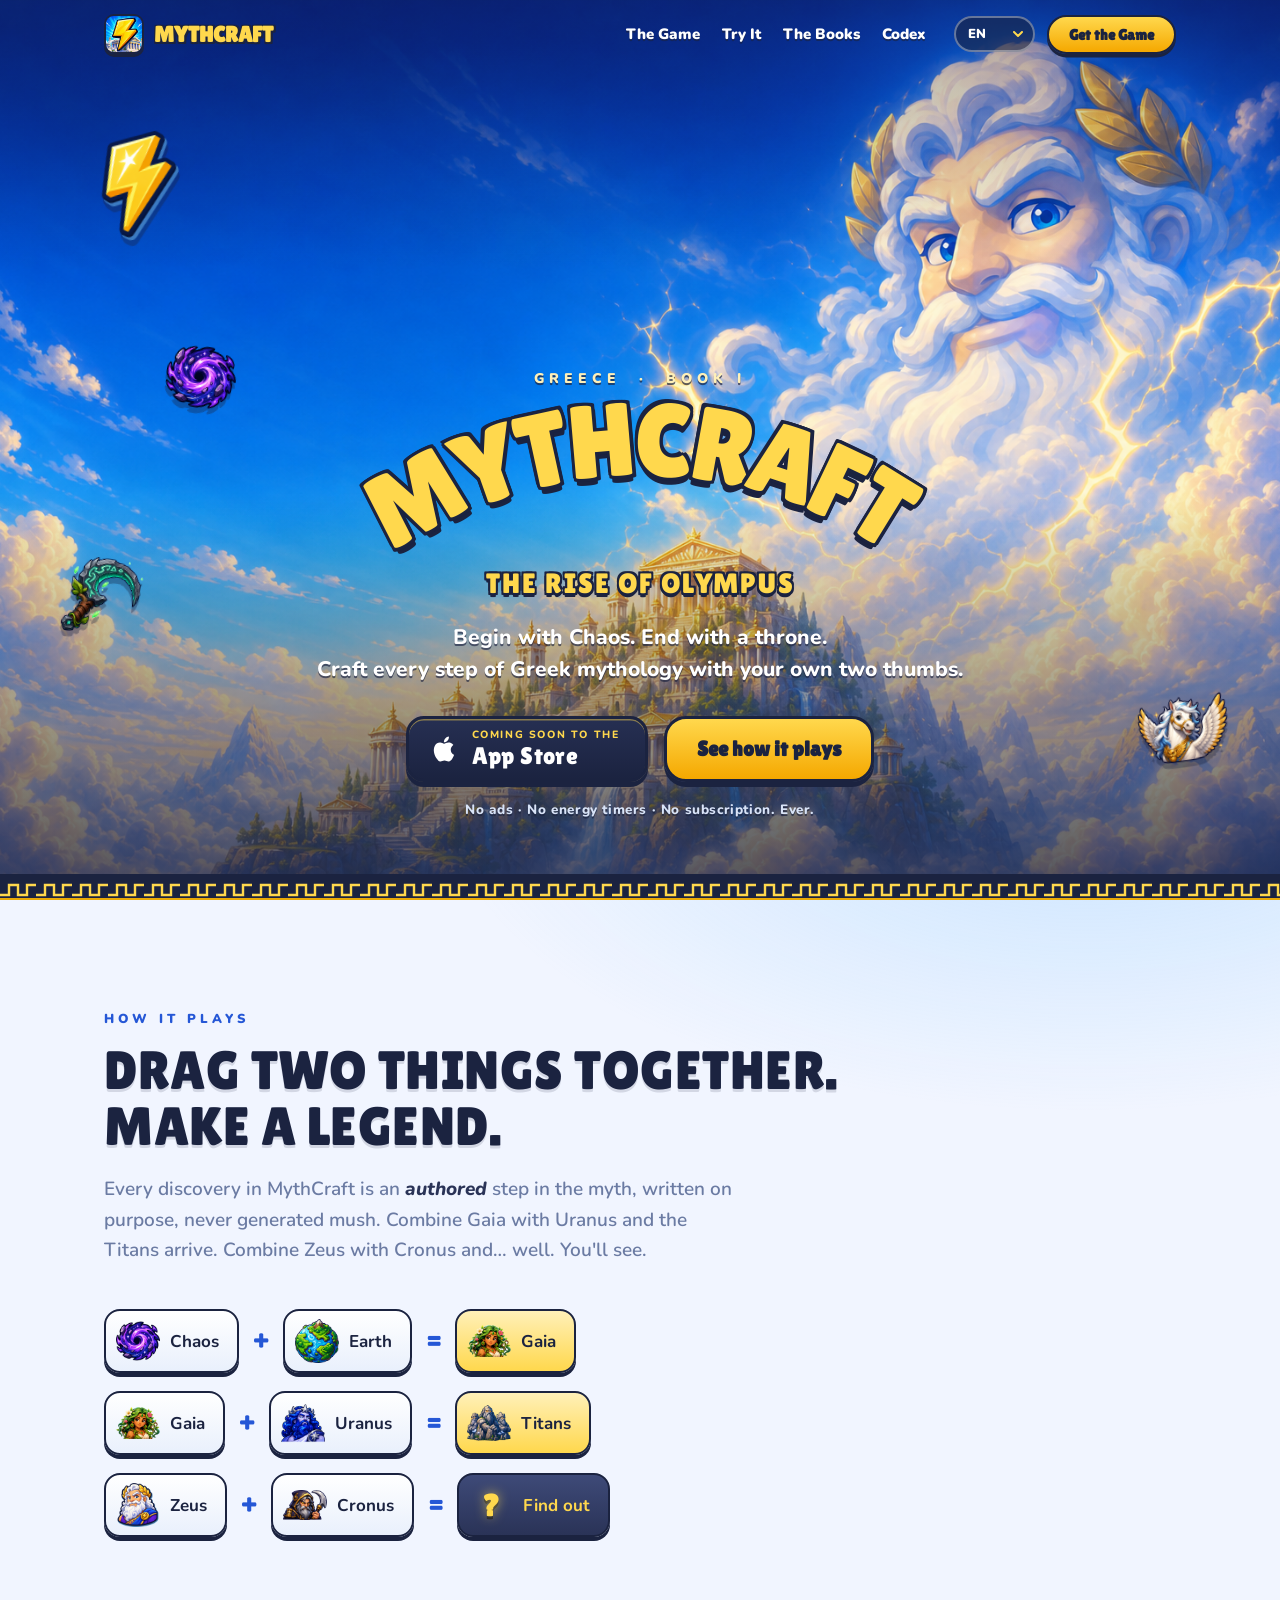
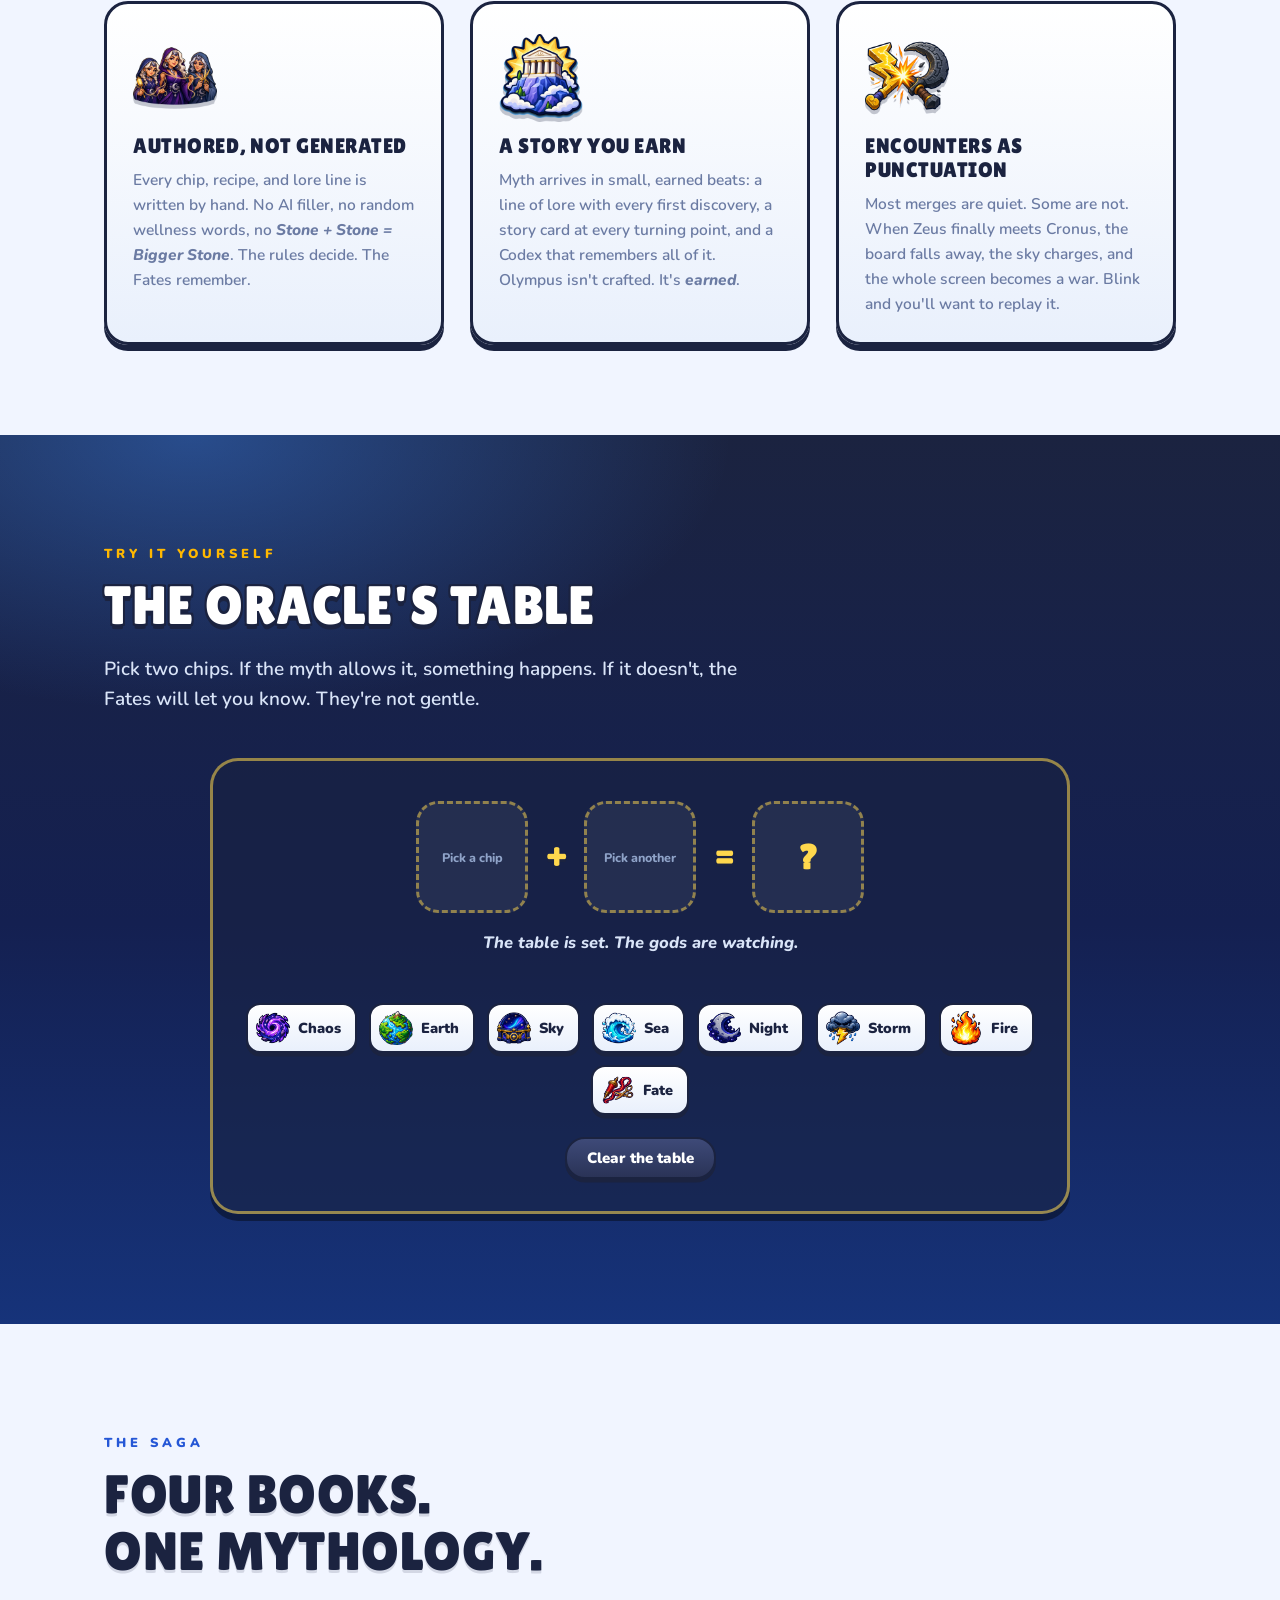
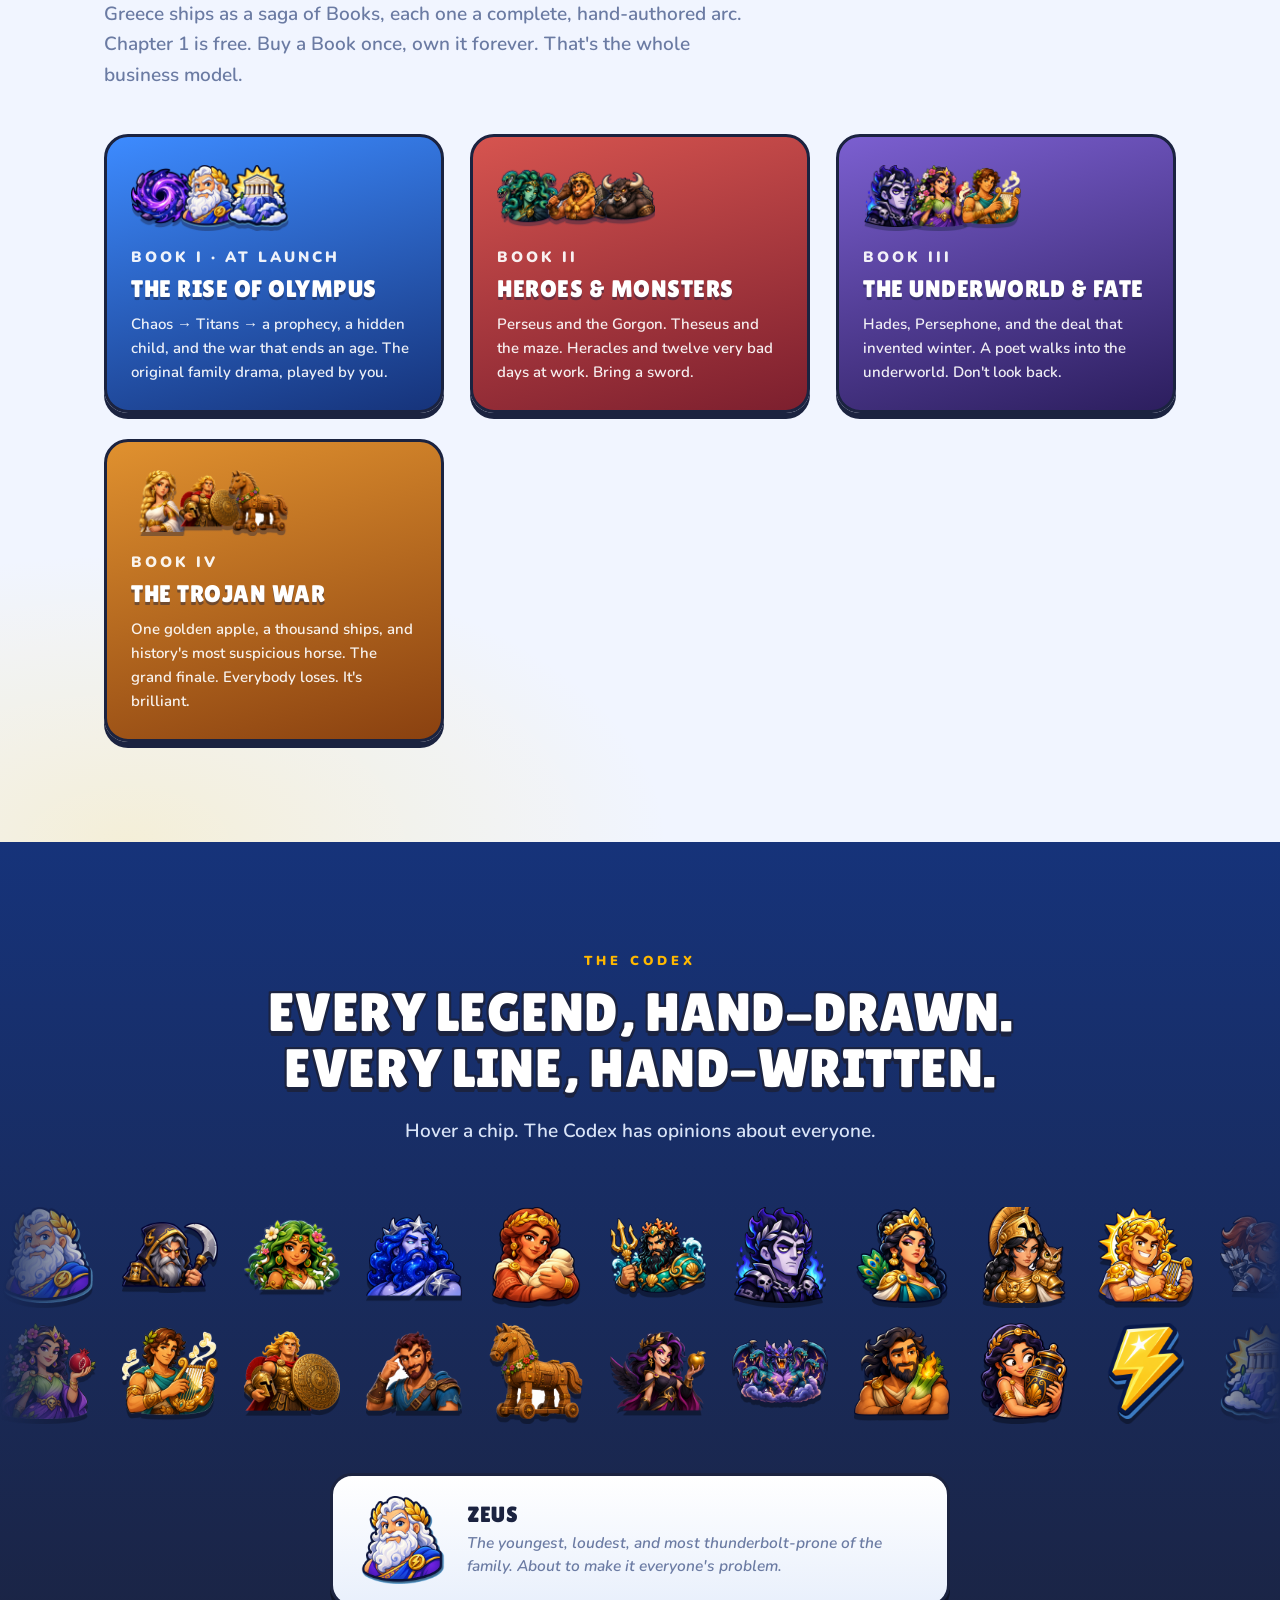
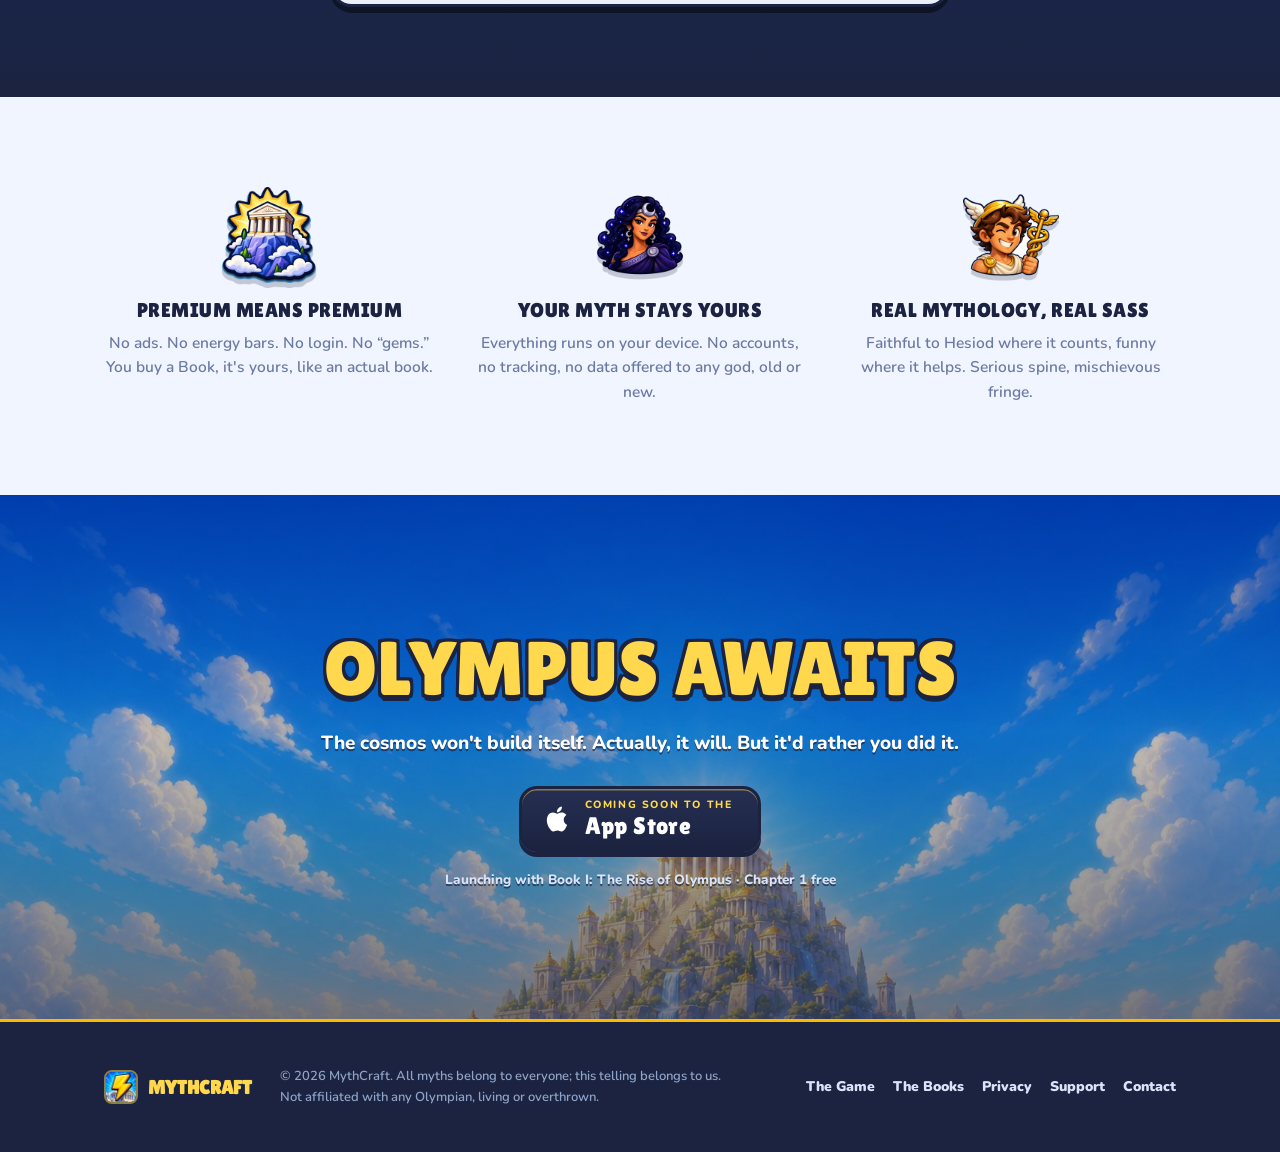
<file: index.html>
<!DOCTYPE html>
<html lang="en">
<head>
  <meta charset="UTF-8" />
  <meta name="viewport" content="width=device-width, initial-scale=1.0" />
  <title>MythCraft: The Rise of Olympus | Craft Greek mythology, one legend at a time</title>
  <meta name="description" content="MythCraft is a premium iOS crafting game where you rebuild Greek mythology by hand, from Chaos to the throne of Olympus. No ads. No timers. Just myth." />
  <meta property="og:title" content="MythCraft: The Rise of Olympus" />
  <meta property="og:description" content="Begin with Chaos. End with a throne. A premium iOS crafting game where every discovery is a step in the myth." />
  <meta property="og:image" content="assets/art/hero-wide.jpg" />
  <meta property="og:type" content="website" />
  <link rel="icon" type="image/png" href="assets/art/app-icon.png" />
  <link rel="preconnect" href="https://fonts.googleapis.com" />
  <link rel="preconnect" href="https://fonts.gstatic.com" crossorigin />
  <link href="https://fonts.googleapis.com/css2?family=Lilita+One&family=Nunito:wght@400;600;700;800;900&display=swap" rel="stylesheet" />
  <link rel="stylesheet" href="css/style.css" />
</head>
<body>

  <!-- ══════════════════ NAV ══════════════════ -->
  <header class="nav" id="nav">
    <div class="nav-inner">
      <a class="nav-logo" href="#top">
        <img src="assets/art/app-icon.png" alt="MythCraft icon" />
        <span>MYTHCRAFT</span>
      </a>
      <nav class="nav-links">
        <a href="#play" data-i18n="nav.game">The Game</a>
        <a href="#oracle" data-i18n="nav.try">Try It</a>
        <a href="#books" data-i18n="nav.books">The Books</a>
        <a href="#codex" data-i18n="nav.codex">Codex</a>
      </nav>
      <div class="nav-actions">
        <select class="lang-select" id="lang-select" aria-label="Language">
          <option value="en">EN</option>
          <option value="fr">FR</option>
          <option value="de">DE</option>
          <option value="es">ES</option>
          <option value="ja">日本語</option>
        </select>
        <a class="btn btn-gold btn-small" href="#get" data-i18n="nav.get">Get the Game</a>
      </div>
    </div>
  </header>

  <!-- ══════════════════ HERO ══════════════════ -->
  <section class="hero" id="top">
    <div class="hero-art" aria-hidden="true"></div>
    <div class="hero-scrim" aria-hidden="true"></div>

    <!-- floating chips -->
    <img class="float-chip fc-1" src="assets/chips/thunderbolt.png" alt="" aria-hidden="true" />
    <img class="float-chip fc-2" src="assets/chips/chaos.png" alt="" aria-hidden="true" />
    <img class="float-chip fc-3" src="assets/chips/sickle.png" alt="" aria-hidden="true" />
    <img class="float-chip fc-4" src="assets/chips/pegasus.png" alt="" aria-hidden="true" />

    <div class="hero-content">
      <p class="hero-eyebrow" data-i18n="hero.eyebrow">GREECE &nbsp;·&nbsp; BOOK I</p>
      <h1 class="arc-title" data-arc>MYTHCRAFT</h1>
      <p class="hero-sub slab-text" data-i18n="hero.sub">THE RISE OF OLYMPUS</p>
      <p class="hero-tagline" data-i18n="hero.tagline">
        Begin with Chaos. End with a throne.<br />
        Craft every step of Greek mythology with your own two thumbs.
      </p>
      <div class="hero-ctas">
        <a class="btn-store" href="#get">
          <svg class="btn-store-logo" viewBox="0 0 24 24" fill="currentColor" aria-hidden="true"><path d="M18.71 19.5c-.83 1.24-1.71 2.45-3.05 2.47-1.34.03-1.77-.79-3.29-.79-1.53 0-2 .77-3.27.82-1.31.05-2.3-1.32-3.14-2.53C4.25 17 2.94 12.45 4.7 9.39c.87-1.52 2.43-2.48 4.12-2.51 1.28-.02 2.5.87 3.29.87.78 0 2.26-1.07 3.81-.91.65.03 2.47.26 3.64 1.98-.09.06-2.17 1.28-2.15 3.81.03 3.02 2.65 4.03 2.68 4.04-.03.07-.42 1.44-1.38 2.83M13 3.5c.73-.83 1.94-1.46 2.94-1.5.13 1.17-.34 2.35-1.04 3.19-.69.85-1.83 1.51-2.95 1.42-.15-1.15.41-2.35 1.05-3.11z"/></svg>
          <span class="btn-store-text">
            <small data-i18n="store.small">Coming soon to the</small>
            <strong>App Store</strong>
          </span>
        </a>
        <a class="btn btn-gold btn-big" href="#play" data-i18n="hero.play">See how it plays</a>
      </div>
      <p class="hero-fineprint" data-i18n="hero.fineprint">No ads · No energy timers · No subscription. Ever.</p>
    </div>

    <div class="hero-wave" aria-hidden="true"></div>
  </section>

  <!-- ══════════════════ THE PITCH ══════════════════ -->
  <section class="pitch" id="play">
    <div class="container">
      <p class="section-eyebrow" data-i18n="pitch.eyebrow">HOW IT PLAYS</p>
      <h2 class="section-title slab-text" data-i18n="pitch.title">DRAG TWO THINGS TOGETHER.<br />MAKE A LEGEND.</h2>
      <p class="section-lede" data-i18n="pitch.lede">
        Every discovery in MythCraft is an <em>authored</em> step in the myth, written on
        purpose, never generated mush. Combine Gaia with Uranus and the Titans arrive.
        Combine Zeus with Cronus and… well. You'll see.
      </p>

      <div class="combine-strip" aria-hidden="true">
        <div class="combine-row" data-reveal>
          <span class="mini-chip"><img src="assets/chips/chaos.png" alt="" /><b>Chaos</b></span>
          <span class="combine-plus">+</span>
          <span class="mini-chip"><img src="assets/chips/earth.png" alt="" /><b>Earth</b></span>
          <span class="combine-eq">=</span>
          <span class="mini-chip is-result"><img src="assets/chips/gaia.png" alt="" /><b>Gaia</b></span>
        </div>
        <div class="combine-row" data-reveal>
          <span class="mini-chip"><img src="assets/chips/gaia.png" alt="" /><b>Gaia</b></span>
          <span class="combine-plus">+</span>
          <span class="mini-chip"><img src="assets/chips/uranus.png" alt="" /><b>Uranus</b></span>
          <span class="combine-eq">=</span>
          <span class="mini-chip is-result"><img src="assets/chips/titans.png" alt="" /><b>Titans</b></span>
        </div>
        <div class="combine-row" data-reveal>
          <span class="mini-chip"><img src="assets/chips/zeus.png" alt="" /><b>Zeus</b></span>
          <span class="combine-plus">+</span>
          <span class="mini-chip"><img src="assets/chips/cronus.png" alt="" /><b>Cronus</b></span>
          <span class="combine-eq">=</span>
          <span class="mini-chip is-mystery"><span class="mystery-mark">?</span><b data-i18n="combine.findout">Find out</b></span>
        </div>
      </div>

      <div class="feature-grid">
        <article class="feature-card" data-reveal>
          <img class="feature-chip" src="assets/chips/moirai.png" alt="The Fates" />
          <h3 class="slab-text" data-i18n="feat1.title">AUTHORED, NOT GENERATED</h3>
          <p data-i18n="feat1.text">
            Every chip, recipe, and lore line is written by hand. No AI filler, no random
            wellness words, no <em>Stone + Stone = Bigger Stone</em>. The rules decide.
            The Fates remember.
          </p>
        </article>
        <article class="feature-card" data-reveal>
          <img class="feature-chip" src="assets/chips/olympus.png" alt="Olympus" />
          <h3 class="slab-text" data-i18n="feat2.title">A STORY YOU EARN</h3>
          <p data-i18n="feat2.text">
            Myth arrives in small, earned beats: a line of lore with every first discovery,
            a story card at every turning point, and a Codex that remembers all of it.
            Olympus isn't crafted. It's <em>earned</em>.
          </p>
        </article>
        <article class="feature-card" data-reveal>
          <img class="feature-chip" src="assets/chips/titanomachy.png" alt="Titanomachy" />
          <h3 class="slab-text" data-i18n="feat3.title">ENCOUNTERS AS PUNCTUATION</h3>
          <p data-i18n="feat3.text">
            Most merges are quiet. Some are not. When Zeus finally meets Cronus, the board
            falls away, the sky charges, and the whole screen becomes a war. Blink and
            you'll want to replay it.
          </p>
        </article>
      </div>
    </div>
  </section>

  <!-- ══════════════════ ORACLE DEMO ══════════════════ -->
  <section class="oracle" id="oracle">
    <div class="container">
      <p class="section-eyebrow gold" data-i18n="oracle.eyebrow">TRY IT YOURSELF</p>
      <h2 class="section-title slab-text light" data-i18n="oracle.title">THE ORACLE'S TABLE</h2>
      <p class="section-lede light" data-i18n="oracle.lede">
        Pick two chips. If the myth allows it, something happens.
        If it doesn't, the Fates will let you know. They're not gentle.
      </p>

      <div class="oracle-board" data-reveal>
        <div class="oracle-slots">
          <div class="oracle-slot" id="slot-a"><span class="slot-hint" data-i18n="oracle.pick">Pick a chip</span></div>
          <div class="oracle-plus">+</div>
          <div class="oracle-slot" id="slot-b"><span class="slot-hint" data-i18n="oracle.pickAnother">Pick another</span></div>
          <div class="oracle-eq">=</div>
          <div class="oracle-result" id="oracle-result"><span class="slot-hint">?</span></div>
        </div>
        <p class="oracle-verdict" id="oracle-verdict" data-i18n="oracle.tableSet">The table is set. The gods are watching.</p>
        <div class="oracle-rack" id="oracle-rack"></div>
        <button class="btn btn-ghost btn-small oracle-reset" id="oracle-reset" type="button" data-i18n="oracle.reset">Clear the table</button>
      </div>
    </div>

    <!-- Titanomachy flash overlay -->
    <div class="clash-overlay" id="clash-overlay" aria-hidden="true">
      <img class="clash-left" src="assets/chips/zeus.png" alt="" />
      <img class="clash-right" src="assets/chips/cronus.png" alt="" />
      <div class="clash-flash"></div>
      <div class="clash-title slab-text">TITANOMACHY</div>
    </div>
  </section>

  <!-- ══════════════════ THE BOOKS ══════════════════ -->
  <section class="books" id="books">
    <div class="container">
      <p class="section-eyebrow" data-i18n="books.eyebrow">THE SAGA</p>
      <h2 class="section-title slab-text" data-i18n="books.title">FOUR BOOKS.<br />ONE MYTHOLOGY.</h2>
      <p class="section-lede" data-i18n="books.lede">
        Greece ships as a saga of Books, each one a complete, hand-authored arc.
        Chapter 1 is free. Buy a Book once, own it forever. That's the whole business model.
      </p>

      <div class="book-grid">
        <article class="book-card book-1" data-reveal>
          <div class="book-chips">
            <img src="assets/chips/chaos.png" alt="" />
            <img src="assets/chips/zeus.png" alt="" />
            <img src="assets/chips/olympus.png" alt="" />
          </div>
          <p class="book-number" data-i18n="book1.num">BOOK I · AT LAUNCH</p>
          <h3 class="slab-text" data-i18n="book1.title">THE RISE OF OLYMPUS</h3>
          <p data-i18n="book1.text">
            Chaos → Titans → a prophecy, a hidden child, and the war that ends an age.
            The original family drama, played by you.
          </p>
        </article>
        <article class="book-card book-2" data-reveal>
          <div class="book-chips">
            <img src="assets/chips/medusa.png" alt="" />
            <img src="assets/chips/heracles.png" alt="" />
            <img src="assets/chips/minotaur.png" alt="" />
          </div>
          <p class="book-number" data-i18n="book2.num">BOOK II</p>
          <h3 class="slab-text" data-i18n="book2.title">HEROES &amp; MONSTERS</h3>
          <p data-i18n="book2.text">
            Perseus and the Gorgon. Theseus and the maze. Heracles and twelve very bad
            days at work. Bring a sword.
          </p>
        </article>
        <article class="book-card book-3" data-reveal>
          <div class="book-chips">
            <img src="assets/chips/hades.png" alt="" />
            <img src="assets/chips/persephone.png" alt="" />
            <img src="assets/chips/orpheus.png" alt="" />
          </div>
          <p class="book-number" data-i18n="book3.num">BOOK III</p>
          <h3 class="slab-text" data-i18n="book3.title">THE UNDERWORLD &amp; FATE</h3>
          <p data-i18n="book3.text">
            Hades, Persephone, and the deal that invented winter. A poet walks into the
            underworld. Don't look back.
          </p>
        </article>
        <article class="book-card book-4" data-reveal>
          <div class="book-chips">
            <img src="assets/chips/helen.png" alt="" />
            <img src="assets/chips/achilles.png" alt="" />
            <img src="assets/chips/wooden-horse.png" alt="" />
          </div>
          <p class="book-number" data-i18n="book4.num">BOOK IV</p>
          <h3 class="slab-text" data-i18n="book4.title">THE TROJAN WAR</h3>
          <p data-i18n="book4.text">
            One golden apple, a thousand ships, and history's most suspicious horse.
            The grand finale. Everybody loses. It's brilliant.
          </p>
        </article>
      </div>
    </div>
  </section>

  <!-- ══════════════════ CODEX MARQUEE ══════════════════ -->
  <section class="codex" id="codex">
    <p class="section-eyebrow gold centered" data-i18n="codex.eyebrow">THE CODEX</p>
    <h2 class="section-title slab-text light centered" data-i18n="codex.title">EVERY LEGEND, HAND-DRAWN.<br />EVERY LINE, HAND-WRITTEN.</h2>
    <p class="section-lede light centered" data-i18n="codex.lede">Hover a chip. The Codex has opinions about everyone.</p>

    <div class="marquee-window">
      <div class="marquee" id="marquee-1"></div>
      <div class="marquee marquee-reverse" id="marquee-2"></div>
    </div>

    <div class="codex-card" id="codex-card" aria-live="polite">
      <img id="codex-card-img" src="assets/chips/zeus.png" alt="" />
      <div>
        <h4 class="slab-text" id="codex-card-name">ZEUS</h4>
        <p id="codex-card-lore">The youngest, loudest, and most thunderbolt-prone of the family. About to make it everyone's problem.</p>
      </div>
    </div>
  </section>

  <!-- ══════════════════ PROMISES ══════════════════ -->
  <section class="promises">
    <div class="container promises-grid">
      <div class="promise" data-reveal>
        <img class="promise-art" src="assets/chips/olympus.png" alt="Olympus" />
        <h3 class="slab-text" data-i18n="promise1.title">PREMIUM MEANS PREMIUM</h3>
        <p data-i18n="promise1.text">No ads. No energy bars. No login. No “gems.” You buy a Book, it's yours, like an actual book.</p>
      </div>
      <div class="promise" data-reveal>
        <img class="promise-art" src="assets/chips/nyx.png" alt="Nyx" />
        <h3 class="slab-text" data-i18n="promise2.title">YOUR MYTH STAYS YOURS</h3>
        <p data-i18n="promise2.text">Everything runs on your device. No accounts, no tracking, no data offered to any god, old or new.</p>
      </div>
      <div class="promise" data-reveal>
        <img class="promise-art" src="assets/chips/hermes.png" alt="Hermes" />
        <h3 class="slab-text" data-i18n="promise3.title">REAL MYTHOLOGY, REAL SASS</h3>
        <p data-i18n="promise3.text">Faithful to Hesiod where it counts, funny where it helps. Serious spine, mischievous fringe.</p>
      </div>
    </div>
  </section>

  <!-- ══════════════════ FINAL CTA ══════════════════ -->
  <section class="finale" id="get">
    <div class="finale-art" aria-hidden="true"></div>
    <div class="finale-content">
      <h2 class="finale-title slab-text" data-i18n="finale.title">OLYMPUS AWAITS</h2>
      <p class="finale-copy" data-i18n="finale.copy">
        The cosmos won't build itself. Actually, it will. But it'd rather you did it.
      </p>
      <a class="btn-store" href="#top">
        <svg class="btn-store-logo" viewBox="0 0 24 24" fill="currentColor" aria-hidden="true"><path d="M18.71 19.5c-.83 1.24-1.71 2.45-3.05 2.47-1.34.03-1.77-.79-3.29-.79-1.53 0-2 .77-3.27.82-1.31.05-2.3-1.32-3.14-2.53C4.25 17 2.94 12.45 4.7 9.39c.87-1.52 2.43-2.48 4.12-2.51 1.28-.02 2.5.87 3.29.87.78 0 2.26-1.07 3.81-.91.65.03 2.47.26 3.64 1.98-.09.06-2.17 1.28-2.15 3.81.03 3.02 2.65 4.03 2.68 4.04-.03.07-.42 1.44-1.38 2.83M13 3.5c.73-.83 1.94-1.46 2.94-1.5.13 1.17-.34 2.35-1.04 3.19-.69.85-1.83 1.51-2.95 1.42-.15-1.15.41-2.35 1.05-3.11z"/></svg>
        <span class="btn-store-text">
          <small data-i18n="store.small">Coming soon to the</small>
          <strong>App Store</strong>
        </span>
      </a>
      <p class="finale-note" data-i18n="finale.note">Launching with Book I: The Rise of Olympus · Chapter 1 free</p>
    </div>
  </section>

  <!-- ══════════════════ FOOTER ══════════════════ -->
  <footer class="footer">
    <div class="container footer-inner">
      <div class="footer-brand">
        <img src="assets/art/app-icon.png" alt="MythCraft icon" />
        <span>MYTHCRAFT</span>
      </div>
      <p class="footer-legal" data-i18n="footer.legal">
        © 2026 MythCraft. All myths belong to everyone; this telling belongs to us.<br />
        Not affiliated with any Olympian, living or overthrown.
      </p>
      <nav class="footer-links">
        <a href="#play" data-i18n="nav.game">The Game</a>
        <a href="#books" data-i18n="nav.books">The Books</a>
        <a href="privacy/" data-i18n="footer.privacy">Privacy</a>
        <a href="support/" data-i18n="footer.support">Support</a>
        <a href="mailto:hello@mythcraft.game" data-i18n="footer.contact">Contact</a>
      </nav>
    </div>
  </footer>

  <script src="js/i18n.js"></script>
  <script src="js/main.js"></script>
</body>
</html>
</file>
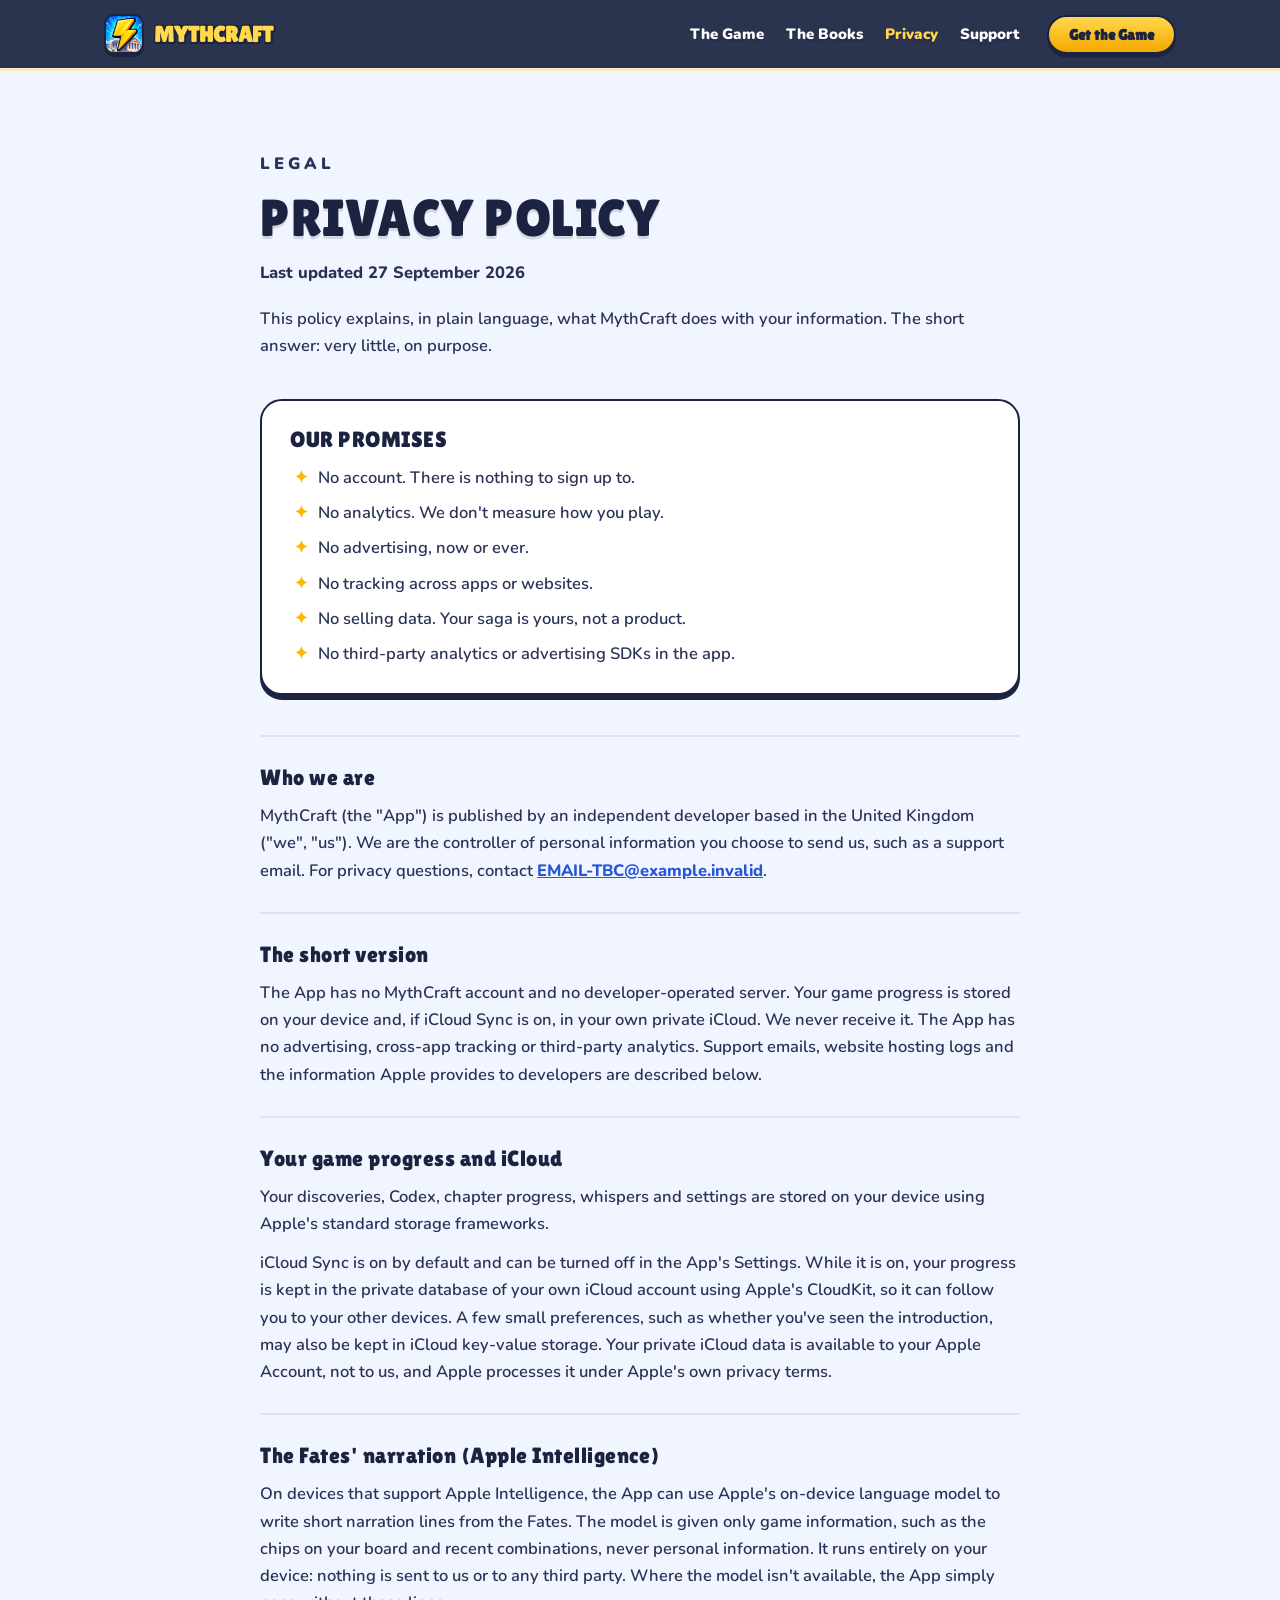
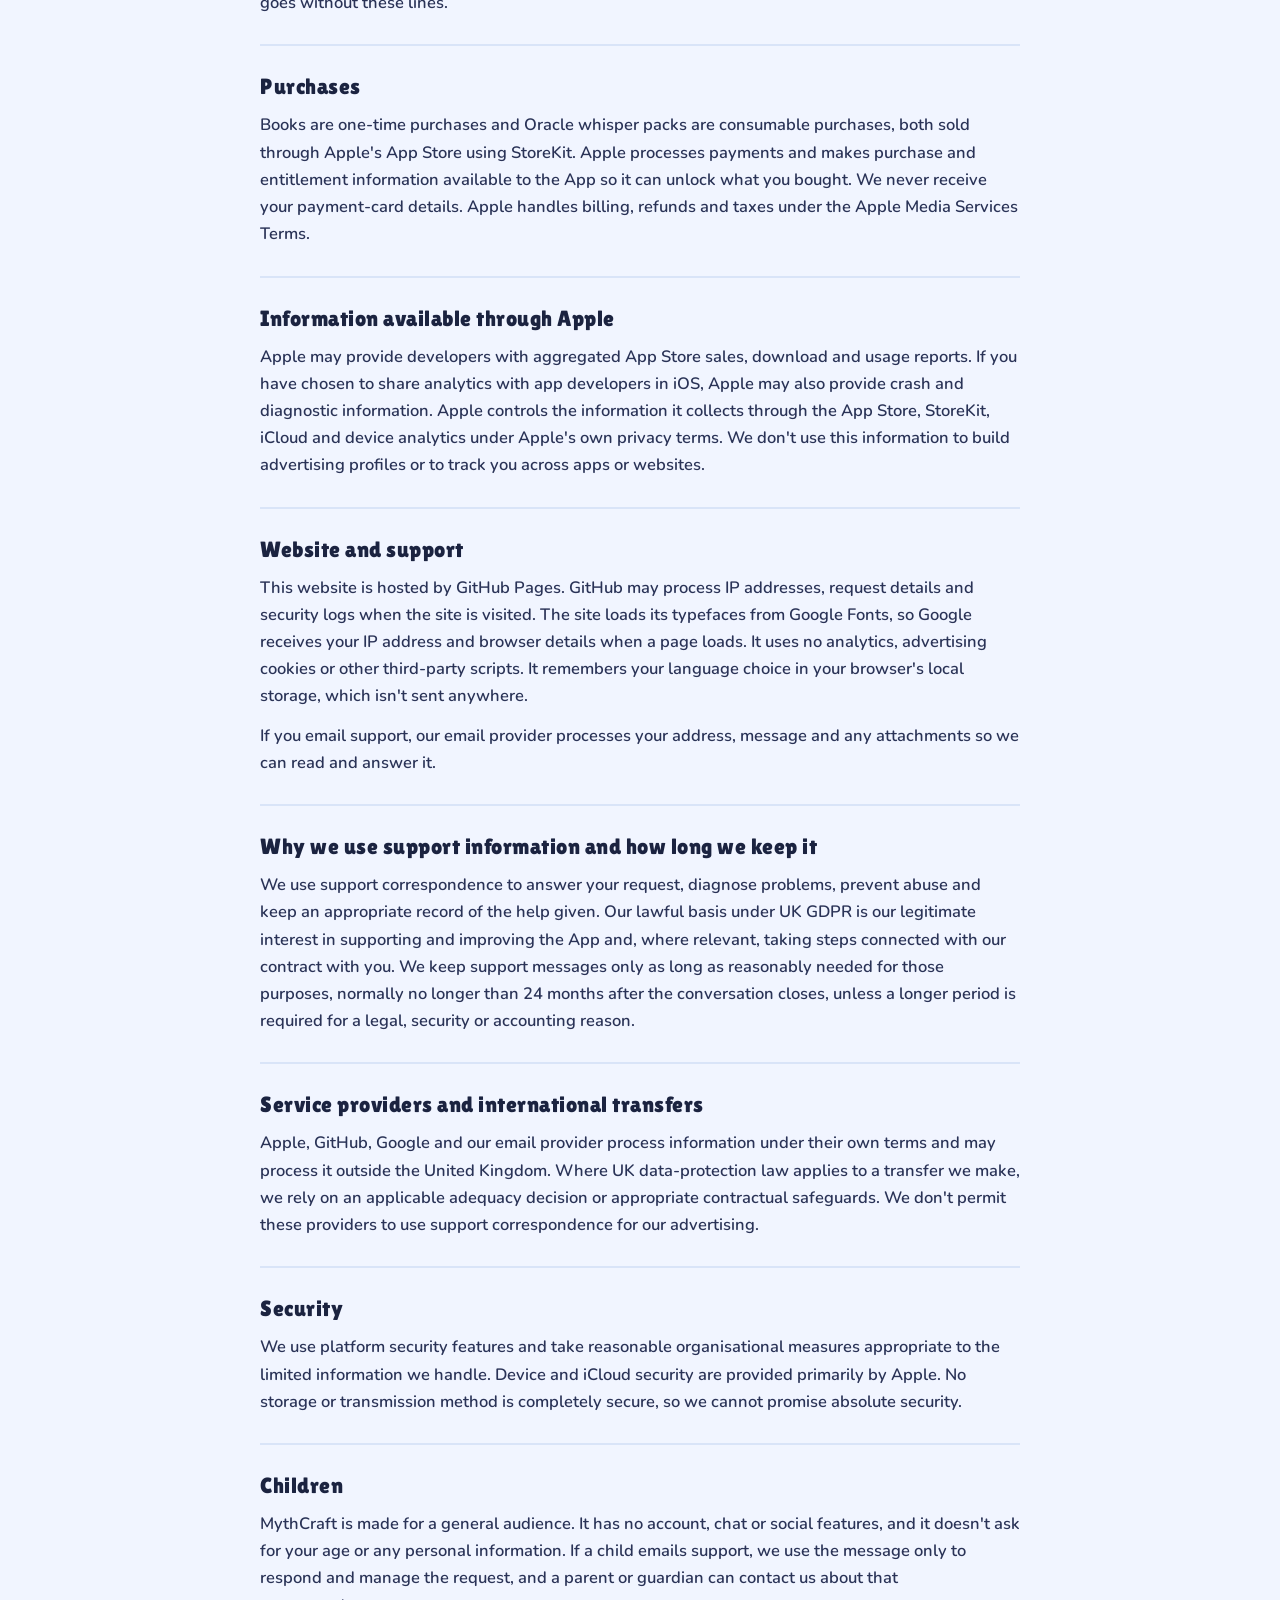
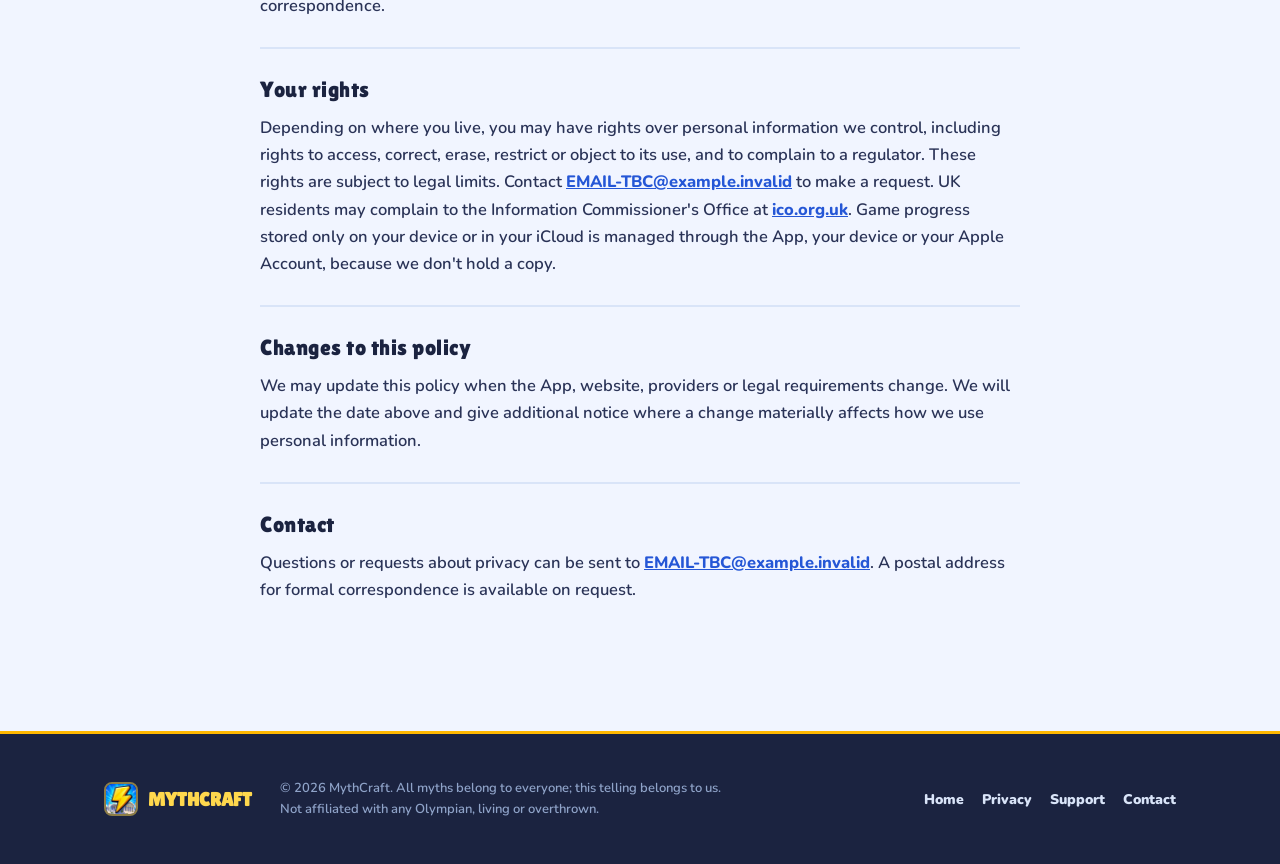
<file: privacy/index.html>
<!DOCTYPE html>
<html lang="en">
<head>
  <meta charset="UTF-8" />
  <meta name="viewport" content="width=device-width, initial-scale=1.0" />
  <title>Privacy Policy | MythCraft</title>
  <meta name="description" content="How MythCraft handles your information. No account, no analytics, no ads, no tracking. Your progress stays on your device and in your own iCloud." />
  <link rel="icon" type="image/png" href="../assets/art/app-icon.png" />
  <link rel="preconnect" href="https://fonts.googleapis.com" />
  <link rel="preconnect" href="https://fonts.gstatic.com" crossorigin />
  <link href="https://fonts.googleapis.com/css2?family=Lilita+One&family=Nunito:wght@400;600;700;800;900&display=swap" rel="stylesheet" />
  <link rel="stylesheet" href="../css/style.css" />
</head>
<body class="legal-page">

  <header class="nav scrolled" id="nav">
    <div class="nav-inner">
      <a class="nav-logo" href="../">
        <img src="../assets/art/app-icon.png" alt="MythCraft icon" />
        <span>MYTHCRAFT</span>
      </a>
      <nav class="nav-links">
        <a href="../#play">The Game</a>
        <a href="../#books">The Books</a>
        <a href="../privacy/" aria-current="page">Privacy</a>
        <a href="../support/">Support</a>
      </nav>
      <div class="nav-actions">
        <a class="btn btn-gold btn-small" href="../#get">Get the Game</a>
      </div>
    </div>
  </header>

  <main class="legal">
    <div class="legal-inner">
      <p class="section-eyebrow">LEGAL</p>
      <h1 class="section-title slab-text">PRIVACY POLICY</h1>
      <p class="legal-updated">Last updated 27 September 2026</p>
      <p class="section-lede">This policy explains, in plain language, what MythCraft does with your information. The short answer: very little, on purpose.</p>
      <div class="legal-promises">
        <h2 class="slab-text">OUR PROMISES</h2>
        <ul>
          <li>No account. There is nothing to sign up to.</li>
          <li>No analytics. We don't measure how you play.</li>
          <li>No advertising, now or ever.</li>
          <li>No tracking across apps or websites.</li>
          <li>No selling data. Your saga is yours, not a product.</li>
          <li>No third-party analytics or advertising SDKs in the app.</li>
        </ul>
      </div>
      <section class="legal-section">
        <h2 class="slab-text">Who we are</h2>
        <p>MythCraft (the "App") is published by an independent developer based in the United Kingdom ("we", "us"). We are the controller of personal information you choose to send us, such as a support email. For privacy questions, contact <a href="mailto:EMAIL-TBC@example.invalid">EMAIL-TBC@example.invalid</a>.</p>
      </section>
      <section class="legal-section">
        <h2 class="slab-text">The short version</h2>
        <p>The App has no MythCraft account and no developer-operated server. Your game progress is stored on your device and, if iCloud Sync is on, in your own private iCloud. We never receive it. The App has no advertising, cross-app tracking or third-party analytics. Support emails, website hosting logs and the information Apple provides to developers are described below.</p>
      </section>
      <section class="legal-section">
        <h2 class="slab-text">Your game progress and iCloud</h2>
        <p>Your discoveries, Codex, chapter progress, whispers and settings are stored on your device using Apple's standard storage frameworks.</p>
        <p>iCloud Sync is on by default and can be turned off in the App's Settings. While it is on, your progress is kept in the private database of your own iCloud account using Apple's CloudKit, so it can follow you to your other devices. A few small preferences, such as whether you've seen the introduction, may also be kept in iCloud key-value storage. Your private iCloud data is available to your Apple Account, not to us, and Apple processes it under Apple's own privacy terms.</p>
      </section>
      <section class="legal-section">
        <h2 class="slab-text">The Fates' narration (Apple Intelligence)</h2>
        <p>On devices that support Apple Intelligence, the App can use Apple's on-device language model to write short narration lines from the Fates. The model is given only game information, such as the chips on your board and recent combinations, never personal information. It runs entirely on your device: nothing is sent to us or to any third party. Where the model isn't available, the App simply goes without these lines.</p>
      </section>
      <section class="legal-section">
        <h2 class="slab-text">Purchases</h2>
        <p>Books are one-time purchases and Oracle whisper packs are consumable purchases, both sold through Apple's App Store using StoreKit. Apple processes payments and makes purchase and entitlement information available to the App so it can unlock what you bought. We never receive your payment-card details. Apple handles billing, refunds and taxes under the Apple Media Services Terms.</p>
      </section>
      <section class="legal-section">
        <h2 class="slab-text">Information available through Apple</h2>
        <p>Apple may provide developers with aggregated App Store sales, download and usage reports. If you have chosen to share analytics with app developers in iOS, Apple may also provide crash and diagnostic information. Apple controls the information it collects through the App Store, StoreKit, iCloud and device analytics under Apple's own privacy terms. We don't use this information to build advertising profiles or to track you across apps or websites.</p>
      </section>
      <section class="legal-section">
        <h2 class="slab-text">Website and support</h2>
        <p>This website is hosted by GitHub Pages. GitHub may process IP addresses, request details and security logs when the site is visited. The site loads its typefaces from Google Fonts, so Google receives your IP address and browser details when a page loads. It uses no analytics, advertising cookies or other third-party scripts. It remembers your language choice in your browser's local storage, which isn't sent anywhere.</p>
        <p>If you email support, our email provider processes your address, message and any attachments so we can read and answer it.</p>
      </section>
      <section class="legal-section">
        <h2 class="slab-text">Why we use support information and how long we keep it</h2>
        <p>We use support correspondence to answer your request, diagnose problems, prevent abuse and keep an appropriate record of the help given. Our lawful basis under UK GDPR is our legitimate interest in supporting and improving the App and, where relevant, taking steps connected with our contract with you. We keep support messages only as long as reasonably needed for those purposes, normally no longer than 24 months after the conversation closes, unless a longer period is required for a legal, security or accounting reason.</p>
      </section>
      <section class="legal-section">
        <h2 class="slab-text">Service providers and international transfers</h2>
        <p>Apple, GitHub, Google and our email provider process information under their own terms and may process it outside the United Kingdom. Where UK data-protection law applies to a transfer we make, we rely on an applicable adequacy decision or appropriate contractual safeguards. We don't permit these providers to use support correspondence for our advertising.</p>
      </section>
      <section class="legal-section">
        <h2 class="slab-text">Security</h2>
        <p>We use platform security features and take reasonable organisational measures appropriate to the limited information we handle. Device and iCloud security are provided primarily by Apple. No storage or transmission method is completely secure, so we cannot promise absolute security.</p>
      </section>
      <section class="legal-section">
        <h2 class="slab-text">Children</h2>
        <p>MythCraft is made for a general audience. It has no account, chat or social features, and it doesn't ask for your age or any personal information. If a child emails support, we use the message only to respond and manage the request, and a parent or guardian can contact us about that correspondence.</p>
      </section>
      <section class="legal-section">
        <h2 class="slab-text">Your rights</h2>
        <p>Depending on where you live, you may have rights over personal information we control, including rights to access, correct, erase, restrict or object to its use, and to complain to a regulator. These rights are subject to legal limits. Contact <a href="mailto:EMAIL-TBC@example.invalid">EMAIL-TBC@example.invalid</a> to make a request. UK residents may complain to the Information Commissioner's Office at <a href="https://ico.org.uk">ico.org.uk</a>. Game progress stored only on your device or in your iCloud is managed through the App, your device or your Apple Account, because we don't hold a copy.</p>
      </section>
      <section class="legal-section">
        <h2 class="slab-text">Changes to this policy</h2>
        <p>We may update this policy when the App, website, providers or legal requirements change. We will update the date above and give additional notice where a change materially affects how we use personal information.</p>
      </section>
      <section class="legal-section">
        <h2 class="slab-text">Contact</h2>
        <p>Questions or requests about privacy can be sent to <a href="mailto:EMAIL-TBC@example.invalid">EMAIL-TBC@example.invalid</a>. A postal address for formal correspondence is available on request.</p>
      </section>
    </div>
  </main>

  <footer class="footer">
    <div class="container footer-inner">
      <div class="footer-brand">
        <img src="../assets/art/app-icon.png" alt="MythCraft icon" />
        <span>MYTHCRAFT</span>
      </div>
      <p class="footer-legal">
        © 2026 MythCraft. All myths belong to everyone; this telling belongs to us.<br />
        Not affiliated with any Olympian, living or overthrown.
      </p>
      <nav class="footer-links">
        <a href="../">Home</a>
        <a href="../privacy/">Privacy</a>
        <a href="../support/">Support</a>
        <a href="mailto:EMAIL-TBC@example.invalid">Contact</a>
      </nav>
    </div>
  </footer>
</body>
</html>
</file>
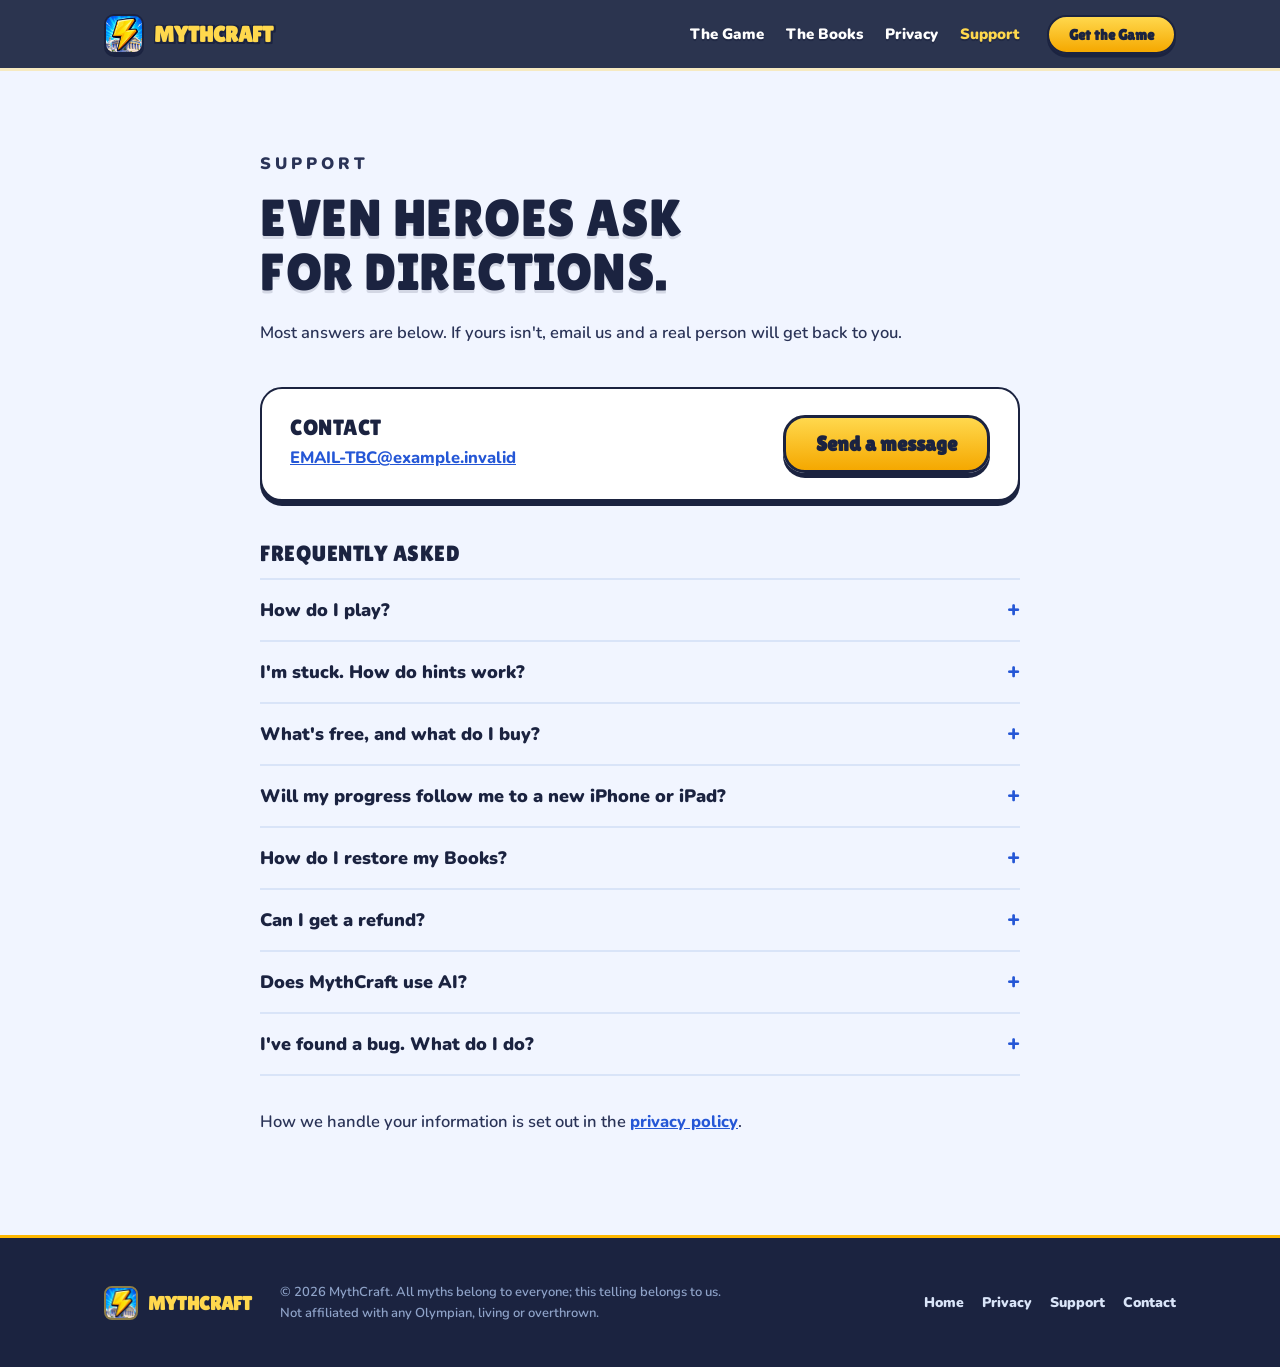
<file: support/index.html>
<!DOCTYPE html>
<html lang="en">
<head>
  <meta charset="UTF-8" />
  <meta name="viewport" content="width=device-width, initial-scale=1.0" />
  <title>Support | MythCraft</title>
  <meta name="description" content="Help and answers for MythCraft, the Greek mythology crafting game." />
  <link rel="icon" type="image/png" href="../assets/art/app-icon.png" />
  <link rel="preconnect" href="https://fonts.googleapis.com" />
  <link rel="preconnect" href="https://fonts.gstatic.com" crossorigin />
  <link href="https://fonts.googleapis.com/css2?family=Lilita+One&family=Nunito:wght@400;600;700;800;900&display=swap" rel="stylesheet" />
  <link rel="stylesheet" href="../css/style.css" />
</head>
<body class="legal-page">

  <header class="nav scrolled" id="nav">
    <div class="nav-inner">
      <a class="nav-logo" href="../">
        <img src="../assets/art/app-icon.png" alt="MythCraft icon" />
        <span>MYTHCRAFT</span>
      </a>
      <nav class="nav-links">
        <a href="../#play">The Game</a>
        <a href="../#books">The Books</a>
        <a href="../privacy/">Privacy</a>
        <a href="../support/" aria-current="page">Support</a>
      </nav>
      <div class="nav-actions">
        <a class="btn btn-gold btn-small" href="../#get">Get the Game</a>
      </div>
    </div>
  </header>

  <main class="legal">
    <div class="legal-inner">
      <p class="section-eyebrow">SUPPORT</p>
      <h1 class="section-title slab-text">EVEN HEROES ASK FOR DIRECTIONS.</h1>
      <p class="section-lede">Most answers are below. If yours isn't, email us and a real person will get back to you.</p>
      <div class="legal-contact">
        <div>
          <h2 class="slab-text">CONTACT</h2>
          <p><a href="mailto:EMAIL-TBC@example.invalid">EMAIL-TBC@example.invalid</a></p>
        </div>
        <a class="btn btn-gold btn-big" href="mailto:EMAIL-TBC@example.invalid?subject=MythCraft%20support">Send a message</a>
      </div>
      <h2 class="slab-text legal-faq-title">FREQUENTLY ASKED</h2>
      <details class="legal-faq">
        <summary>How do I play?</summary>
        <p>Drag one chip onto another. If the myth allows it, something new appears: Sky and Earth, Titans and gods, heroes and monsters. Each Book follows the saga in order, and every discovery is written into your Codex.</p>
      </details>
      <details class="legal-faq">
        <summary>I'm stuck. How do hints work?</summary>
        <p>Ask the Oracle. She whispers daily hints for free, rewards solved riddles, and takes pity on the truly lost, so play is never gated behind a hint. Bought whispers skip the riddling and name one of the two ingredients straight away. They keep until you use them.</p>
      </details>
      <details class="legal-faq">
        <summary>What's free, and what do I buy?</summary>
        <p>Chapter 1 is free and complete. Each Book is a one-time purchase that's yours for good, and there's a bundle for the whole of Greece. Oracle whisper packs are optional. Prices are shown in the App before you buy. There are no subscriptions and no ads.</p>
      </details>
      <details class="legal-faq">
        <summary>Will my progress follow me to a new iPhone or iPad?</summary>
        <p>Yes, if iCloud Sync is on (it is by default). Your progress syncs through your own iCloud to devices signed in to the same Apple Account. If you turn iCloud Sync off in Settings, progress stays on that device only, and deleting the App deletes it.</p>
      </details>
      <details class="legal-faq">
        <summary>How do I restore my Books?</summary>
        <p>Open the Store and tap Restore Purchases. Book unlocks belong to your Apple Account, so they come back on any of your devices. Whisper packs are consumable, so Restore Purchases doesn't bring back whispers you've already bought.</p>
      </details>
      <details class="legal-faq">
        <summary>Can I get a refund?</summary>
        <p>Refunds for App Store purchases are handled by Apple. Visit <a href="https://reportaproblem.apple.com">reportaproblem.apple.com</a>, sign in, find the MythCraft purchase and request a refund.</p>
      </details>
      <details class="legal-faq">
        <summary>Does MythCraft use AI?</summary>
        <p>The chips, recipes, story and Codex lines are all written by hand. On devices with Apple Intelligence, the Fates may add short narration lines written on your device by Apple's model. They never change the story, and nothing leaves your device.</p>
      </details>
      <details class="legal-faq">
        <summary>I've found a bug. What do I do?</summary>
        <p>Email <a href="mailto:EMAIL-TBC@example.invalid">EMAIL-TBC@example.invalid</a> with what you were doing, what you expected and what happened, plus your device and iOS version. A screenshot helps a lot.</p>
      </details>
      <p class="legal-note">How we handle your information is set out in the <a href="../privacy/">privacy policy</a>.</p>
    </div>
  </main>

  <footer class="footer">
    <div class="container footer-inner">
      <div class="footer-brand">
        <img src="../assets/art/app-icon.png" alt="MythCraft icon" />
        <span>MYTHCRAFT</span>
      </div>
      <p class="footer-legal">
        © 2026 MythCraft. All myths belong to everyone; this telling belongs to us.<br />
        Not affiliated with any Olympian, living or overthrown.
      </p>
      <nav class="footer-links">
        <a href="../">Home</a>
        <a href="../privacy/">Privacy</a>
        <a href="../support/">Support</a>
        <a href="mailto:EMAIL-TBC@example.invalid">Contact</a>
      </nav>
    </div>
  </footer>
</body>
</html>
</file>
<file: css/style.css>
/* ═══════════════════════════════════════════════════════════════
   MythCraft - landing page
   "Olympus Day" theme, ported 1:1 from the app's Theme.swift:
   Aegean sky blues · ink-navy outlines · hard slab shadows ·
   sun-gold CTAs · Lilita One display / Nunito body.
   Sticker rules: outlines always ink, shadows are hard slabs
   (zero blur), gold = meaning not wallpaper.
   ═══════════════════════════════════════════════════════════════ */

:root {
  /* Palette - mirrors Myth.* tokens in the app */
  --aegean-900: #16337a;
  --aegean-700: #2557d6;
  --aegean-500: #3d8bff;
  --aegean-300: #7cc4ff;
  --sky-top:    #8fd0ff;

  --ink-900: #1b2340;
  --ink-700: #2a3357;
  --ink-500: #3e4a78;

  --marble-100: #ffffff;
  --marble-300: #f1f5ff;
  --marble-500: #d9e4f8;

  --sun-500: #ffb800;
  --sun-300: #ffd84d;
  --sun-100: #fff0b8;

  --coral:  #ff4f5e;
  --purple: #a855f7;
  --bolt:   #3be0ff;
  --laurel: #58cc02;
  --steel:  #8fa3c8;

  --text-ink:     var(--ink-900);
  --text-ink-2nd: #6b7ba3;

  --font-display: "Lilita One", "Arial Black", sans-serif;
  --font-body: "Nunito", -apple-system, sans-serif;

  --container: 1120px;
}

* { margin: 0; padding: 0; box-sizing: border-box; }

html { scroll-behavior: smooth; }

body {
  font-family: var(--font-body);
  font-weight: 600;
  color: var(--text-ink);
  background: var(--marble-300);
  overflow-x: hidden;
}

::selection {
  background: var(--sun-300);
  color: var(--ink-900);
}

:focus-visible {
  outline: 3px solid var(--bolt);
  outline-offset: 3px;
  border-radius: 6px;
}

.section-title, .hero-tagline { text-wrap: balance; }

img { display: block; max-width: 100%; }

.container {
  max-width: var(--container);
  margin: 0 auto;
  padding: 0 24px;
}

/* ─────────────── Type treatments ─────────────── */

.slab-text {
  font-family: var(--font-display);
  font-weight: 400;
  letter-spacing: 0.5px;
  -webkit-text-stroke: 0;
}

.section-eyebrow {
  font-family: var(--font-body);
  font-weight: 900;
  font-size: 13px;
  letter-spacing: 4px;
  color: var(--aegean-700);
  margin-bottom: 14px;
}
.section-eyebrow.gold { color: var(--sun-500); }
.section-eyebrow.centered { text-align: center; }

.section-title {
  font-size: clamp(34px, 5vw, 54px);
  line-height: 1.04;
  color: var(--ink-900);
  text-shadow: 0 3px 0 rgba(27, 35, 64, 0.14);
  margin-bottom: 20px;
}
.section-title.light {
  color: var(--marble-100);
  text-shadow:
    -2px -2px 0 var(--ink-900), 2px -2px 0 var(--ink-900),
    -2px  2px 0 var(--ink-900), 2px  2px 0 var(--ink-900),
    0 5px 0 var(--ink-900);
}
.section-title.centered { text-align: center; }

.section-lede {
  font-size: 19px;
  line-height: 1.6;
  color: var(--text-ink-2nd);
  max-width: 640px;
  margin-bottom: 44px;
}
.section-lede.light { color: var(--marble-500); }
.section-lede.centered { margin-left: auto; margin-right: auto; text-align: center; }
.section-lede em { font-style: italic; font-weight: 800; color: var(--ink-700); }
.section-lede.light em { color: var(--sun-300); }

/* Arc title - the box-art logotype curve. Glyph sweep (rotation + lift on a
   shared circle) is computed by JS from measured font metrics, mirroring the
   game's MythArcTitle. Vertical padding gives the crest and the dropped ends
   room, since transforms don't affect layout. */
.arc-title {
  font-family: var(--font-display);
  font-weight: 400;
  font-size: clamp(52px, 9vw, 104px);
  line-height: 1;
  color: var(--sun-300);
  display: flex;
  justify-content: center;
  padding: 0.34em 0 0.38em;
  user-select: none;
}
.arc-title span {
  display: inline-block;
  transform-origin: center;
  text-shadow:
    -3px -3px 0 var(--ink-900), 3px -3px 0 var(--ink-900),
    -3px  3px 0 var(--ink-900), 3px  3px 0 var(--ink-900),
    -3px  0   0 var(--ink-900), 3px  0   0 var(--ink-900),
     0   -3px 0 var(--ink-900), 0    3px 0 var(--ink-900),
     0    7px 0 var(--ink-900);
}

/* ─────────────── Buttons - sticker construction ─────────────── */

.btn {
  display: inline-flex;
  align-items: center;
  gap: 12px;
  font-family: var(--font-display);
  text-decoration: none;
  border-radius: 20px;
  border: 3px solid var(--ink-900);
  box-shadow: 0 5px 0 var(--ink-900);
  transition: transform 0.15s ease, box-shadow 0.15s ease;
  cursor: pointer;
  white-space: nowrap;
}
.btn:hover { transform: translateY(-2px); box-shadow: 0 7px 0 var(--ink-900); }
.btn:active { transform: translateY(3px); box-shadow: 0 2px 0 var(--ink-900); }

.btn-gold {
  background: linear-gradient(180deg, var(--sun-300), #f5a800);
  color: var(--ink-900);
}
.btn-ghost {
  background: linear-gradient(180deg, var(--ink-500), var(--ink-700));
  color: var(--marble-100);
}

.btn-big {
  font-size: 21px;
  padding: 14px 30px;
  border-radius: 22px;
}
.btn-big small {
  display: block;
  font-family: var(--font-body);
  font-weight: 800;
  font-size: 11px;
  letter-spacing: 1px;
  opacity: 0.75;
}
.btn-small {
  font-size: 15px;
  padding: 9px 20px;
  border-width: 2.5px;
  box-shadow: 0 3.5px 0 var(--ink-900);
}

/* App Store badge - the canonical black store badge, rebuilt with the
   sticker construction: ink face, gold rim light, hard slab shadow. */
.btn-store {
  display: inline-flex;
  align-items: center;
  gap: 13px;
  height: 66px;
  padding: 0 26px 0 20px;
  background: linear-gradient(180deg, #262f52, var(--ink-900));
  border: 3px solid var(--ink-900);
  border-radius: 18px;
  box-shadow:
    inset 0 1.5px 0 rgba(255, 216, 77, 0.45),
    0 5px 0 var(--ink-900);
  text-decoration: none;
  color: var(--marble-100);
  transition: transform 0.15s ease, box-shadow 0.15s ease;
  white-space: nowrap;
}
.btn-store:hover {
  transform: translateY(-2px);
  box-shadow:
    inset 0 1.5px 0 rgba(255, 216, 77, 0.45),
    0 7px 0 var(--ink-900);
}
.btn-store:active {
  transform: translateY(3px);
  box-shadow:
    inset 0 1.5px 0 rgba(255, 216, 77, 0.45),
    0 2px 0 var(--ink-900);
}
.btn-store-logo {
  width: 30px;
  height: 30px;
  flex-shrink: 0;
}
.btn-store-text {
  display: flex;
  flex-direction: column;
  align-items: flex-start;
  line-height: 1;
}
.btn-store-text small {
  font-family: var(--font-body);
  font-weight: 800;
  font-size: 10.5px;
  letter-spacing: 1.6px;
  text-transform: uppercase;
  color: var(--sun-300);
  margin-bottom: 4px;
}
.btn-store-text strong {
  font-family: var(--font-display);
  font-weight: 400;
  font-size: 24px;
  letter-spacing: 0.4px;
  color: var(--marble-100);
}

/* ─────────────── Nav ─────────────── */

.nav {
  position: fixed;
  inset: 0 0 auto 0;
  z-index: 100;
  padding: 14px 0;
  transition: background 0.3s ease, box-shadow 0.3s ease;
}
.nav.scrolled {
  background: rgba(27, 35, 64, 0.92);
  backdrop-filter: blur(12px);
  box-shadow: 0 3px 0 rgba(255, 216, 77, 0.35);
}
.nav-inner {
  max-width: var(--container);
  margin: 0 auto;
  padding: 0 24px;
  display: flex;
  align-items: center;
  gap: 28px;
}
.nav-logo {
  display: flex;
  align-items: center;
  gap: 10px;
  text-decoration: none;
  font-family: var(--font-display);
  font-size: 22px;
  color: var(--sun-300);
  text-shadow:
    -1.5px -1.5px 0 var(--ink-900), 1.5px -1.5px 0 var(--ink-900),
    -1.5px  1.5px 0 var(--ink-900), 1.5px  1.5px 0 var(--ink-900);
}
.nav-logo img {
  width: 40px;
  height: 40px;
  border-radius: 10px;
  border: 2.5px solid var(--ink-900);
  box-shadow: 0 3px 0 var(--ink-900);
}
.nav-links {
  display: flex;
  gap: 22px;
  margin-left: auto;
}
.nav-links a {
  font-weight: 900;
  font-size: 15px;
  text-decoration: none;
  color: var(--marble-100);
  text-shadow: 0 1.5px 0 rgba(27, 35, 64, 0.6);
  transition: color 0.15s ease;
}
.nav-links a:hover { color: var(--sun-300); }

/* Language switcher + CTA cluster */
.nav-actions {
  display: flex;
  align-items: center;
  gap: 12px;
}
.lang-select {
  appearance: none;
  -webkit-appearance: none;
  font-family: var(--font-body);
  font-weight: 900;
  font-size: 13px;
  color: var(--marble-100);
  background: rgba(27, 35, 64, 0.6);
  border: 2px solid rgba(255, 255, 255, 0.35);
  border-radius: 999px;
  padding: 7px 26px 7px 12px;
  cursor: pointer;
  background-image: url("data:image/svg+xml;charset=utf-8,%3Csvg xmlns='http://www.w3.org/2000/svg' width='10' height='6'%3E%3Cpath d='M1 1l4 4 4-4' stroke='%23ffd84d' stroke-width='2' fill='none' stroke-linecap='round'/%3E%3C/svg%3E");
  background-repeat: no-repeat;
  background-position: right 10px center;
}
.lang-select:hover { border-color: var(--sun-300); }
.lang-select option { color: var(--ink-900); }

/* ─────────────── Hero ─────────────── */

.hero {
  position: relative;
  min-height: 100svh;
  display: flex;
  align-items: flex-end;
  justify-content: center;
  overflow: hidden;
}
/* Landscape key art on desktop; the original portrait title art on phones,
   where its 9:19 framing is exactly right. */
.hero-art {
  position: absolute;
  inset: 0;
  background: url("../assets/art/hero-wide.jpg") center 30% / cover no-repeat;
}
@media (max-aspect-ratio: 4/5) {
  .hero-art {
    background: url("../assets/art/title-hero.jpg") center 20% / cover no-repeat;
  }
}
/* Slow Ken Burns drift - barely perceptible, keeps the sky alive. */
@media (prefers-reduced-motion: no-preference) {
  .hero-art {
    animation: hero-drift 26s ease-in-out infinite alternate;
  }
  @keyframes hero-drift {
    from { transform: scale(1); }
    to { transform: scale(1.06); }
  }
}
.hero-scrim {
  position: absolute;
  inset: 0;
  background: linear-gradient(
    180deg,
    rgba(27, 35, 64, 0.35) 0%,
    transparent 30%,
    transparent 55%,
    rgba(27, 35, 64, 0.78) 100%
  );
}

.float-chip {
  position: absolute;
  width: clamp(64px, 8vw, 116px);
  filter: drop-shadow(0 6px 0 rgba(27, 35, 64, 0.35));
  animation: bob 5s ease-in-out infinite;
  z-index: 2;
}
/* Kept to the open left sky - Zeus owns the right of the key art. */
.fc-1 { top: 15%; left: 7%; animation-delay: 0s; rotate: -12deg; }
.fc-2 { top: 38%; left: 13%; animation-delay: -1.6s; rotate: 10deg; width: clamp(48px, 5.5vw, 84px); }
.fc-3 { top: 62%; left: 5%; animation-delay: -3.1s; rotate: 8deg; width: clamp(52px, 6vw, 90px); }
.fc-4 { top: 76%; right: 4%; animation-delay: -2.2s; rotate: -8deg; width: clamp(56px, 7vw, 100px); }

@keyframes bob {
  0%, 100% { transform: translateY(0); }
  50% { transform: translateY(-16px); }
}

.hero-content {
  position: relative;
  z-index: 3;
  text-align: center;
  padding: 0 24px 9svh;
  max-width: 780px;
}
.hero-eyebrow {
  font-weight: 900;
  font-size: 14px;
  letter-spacing: 5px;
  color: var(--sun-100);
  text-shadow: 0 2px 0 rgba(27, 35, 64, 0.7);
  margin-bottom: 6px;
}
.hero-sub {
  font-size: clamp(19px, 2.6vw, 28px);
  color: var(--sun-300);
  letter-spacing: 2px;
  text-shadow:
    -2px -2px 0 var(--ink-900), 2px -2px 0 var(--ink-900),
    -2px  2px 0 var(--ink-900), 2px  2px 0 var(--ink-900),
    0 4px 0 var(--ink-900);
  margin: -6px 0 22px; /* tucked closer under the arc title, matching the app */
}
.hero-tagline {
  font-size: clamp(17px, 2vw, 21px);
  font-weight: 800;
  line-height: 1.55;
  color: var(--marble-100);
  text-shadow: 0 2px 0 rgba(27, 35, 64, 0.65);
  margin-bottom: 30px;
}
.hero-ctas {
  display: flex;
  gap: 16px;
  justify-content: center;
  flex-wrap: wrap;
  margin-bottom: 18px;
}
.hero-fineprint {
  font-size: 13.5px;
  font-weight: 800;
  letter-spacing: 0.6px;
  color: var(--marble-500);
  text-shadow: 0 1.5px 0 rgba(27, 35, 64, 0.7);
}

/* Greek-key band closing the hero - the app's GreekKeyBand cornice */
.hero-wave {
  position: absolute;
  bottom: 0; left: 0; right: 0;
  height: 26px;
  z-index: 4;
  background-color: var(--ink-900);
  background-image: url("data:image/svg+xml,%3Csvg xmlns='http://www.w3.org/2000/svg' width='36' height='26' viewBox='0 0 36 26'%3E%3Cpath d='M0 18 h9 v-10 h9 v10 h9 v-10 h9' fill='none' stroke='%23ffd84d' stroke-width='2.4' stroke-linecap='round'/%3E%3C/svg%3E");
  background-repeat: repeat-x;
  border-top: 3px solid var(--ink-900);
  box-shadow: inset 0 -2px 0 rgba(255, 184, 0, 0.9);
}

/* ─────────────── Pitch section ─────────────── */

.pitch {
  padding: 110px 0 90px;
  background:
    radial-gradient(1000px 500px at 85% -10%, rgba(124, 196, 255, 0.35), transparent 65%),
    var(--marble-300);
}

.combine-strip {
  display: flex;
  flex-direction: column;
  gap: 18px;
  margin: 0 0 64px;
}
.combine-row {
  display: flex;
  align-items: center;
  gap: 14px;
  flex-wrap: wrap;
}
.mini-chip {
  display: inline-flex;
  align-items: center;
  gap: 10px;
  background: linear-gradient(180deg, var(--marble-100), #e9f0fc);
  border: 2.5px solid var(--ink-900);
  border-radius: 16px;
  box-shadow: 0 4px 0 var(--ink-900);
  padding: 8px 18px 8px 10px;
  font-weight: 900;
  font-size: 17px;
}
.mini-chip img { width: 44px; height: 44px; }
.mini-chip.is-result {
  background: linear-gradient(180deg, var(--sun-100), var(--sun-300));
}
.mini-chip.is-pivotal {
  background: linear-gradient(180deg, #ffe9a8, var(--sun-500));
  animation: pivotal-pulse 2.2s ease-in-out infinite;
}
/* The unanswered combine - a glowing question mark instead of a spoiler. */
.mini-chip.is-mystery {
  background: linear-gradient(180deg, var(--ink-500), var(--ink-700));
  color: var(--sun-300);
  animation: pivotal-pulse 2.2s ease-in-out infinite;
}
.mystery-mark {
  font-family: var(--font-display);
  font-size: 30px;
  width: 44px;
  height: 44px;
  display: inline-flex;
  align-items: center;
  justify-content: center;
  color: var(--sun-300);
  text-shadow: 0 0 12px rgba(255, 216, 77, 0.7), 0 2.5px 0 rgba(0, 0, 0, 0.5);
}
@keyframes pivotal-pulse {
  0%, 100% { box-shadow: 0 4px 0 var(--ink-900), 0 0 0 0 rgba(255, 184, 0, 0.55); }
  50% { box-shadow: 0 4px 0 var(--ink-900), 0 0 0 12px rgba(255, 184, 0, 0); }
}
.combine-plus, .combine-eq {
  font-family: var(--font-display);
  font-size: 26px;
  color: var(--aegean-700);
}

.feature-grid {
  display: grid;
  grid-template-columns: repeat(auto-fit, minmax(280px, 1fr));
  gap: 26px;
}
.feature-card {
  background: linear-gradient(180deg, var(--marble-100), #e9f0fc);
  border: 3px solid var(--ink-900);
  border-radius: 24px;
  box-shadow: 0 6px 0 var(--ink-900);
  padding: 30px 26px 26px;
  transition: transform 0.2s ease, box-shadow 0.2s ease;
}
.feature-card:hover {
  transform: translateY(-4px);
  box-shadow: 0 10px 0 var(--ink-900);
}
.feature-chip {
  width: 84px;
  height: 84px;
  margin-bottom: 16px;
  filter: drop-shadow(0 4px 0 rgba(27, 35, 64, 0.25));
}
.feature-card h3 {
  font-size: 21px;
  color: var(--ink-900);
  margin-bottom: 10px;
}
.feature-card p {
  font-size: 15.5px;
  line-height: 1.6;
  color: var(--text-ink-2nd);
}
.feature-card em { font-style: italic; font-weight: 800; }

/* ─────────────── Oracle demo ─────────────── */

.oracle {
  position: relative;
  padding: 110px 0;
  background:
    radial-gradient(900px 460px at 15% 0%, rgba(61, 139, 255, 0.4), transparent 60%),
    linear-gradient(180deg, var(--ink-900), #142051 55%, var(--aegean-900));
  overflow: hidden;
}

.oracle-board {
  background: rgba(27, 35, 64, 0.55);
  border: 3px solid rgba(255, 216, 77, 0.55);
  border-radius: 28px;
  box-shadow: 0 7px 0 rgba(0, 0, 0, 0.4);
  padding: 40px 32px 32px;
  max-width: 860px;
  margin: 0 auto;
  text-align: center;
}

.oracle-slots {
  display: flex;
  align-items: center;
  justify-content: center;
  gap: 18px;
  flex-wrap: wrap;
  margin-bottom: 18px;
}
.oracle-slot, .oracle-result {
  width: 112px;
  height: 112px;
  border-radius: 22px;
  border: 3px dashed rgba(255, 216, 77, 0.5);
  background: rgba(255, 255, 255, 0.06);
  display: flex;
  flex-direction: column;
  align-items: center;
  justify-content: center;
  gap: 4px;
  transition: border-color 0.2s ease, background 0.2s ease;
}
.oracle-slot.filled, .oracle-result.filled {
  border-style: solid;
  border-color: var(--sun-300);
  background: rgba(255, 216, 77, 0.12);
}
.oracle-result.blocked {
  border-color: var(--coral);
  background: rgba(255, 79, 94, 0.12);
}
.oracle-slot img, .oracle-result img { width: 74px; height: 74px; }
.oracle-slot b, .oracle-result b {
  font-size: 12px;
  font-weight: 900;
  color: var(--marble-100);
}
.slot-hint {
  font-size: 12.5px;
  font-weight: 800;
  color: var(--steel);
  padding: 0 8px;
}
.oracle-result .slot-hint { font-family: var(--font-display); font-size: 34px; color: var(--sun-300); }
.oracle-plus, .oracle-eq {
  font-family: var(--font-display);
  font-size: 34px;
  color: var(--sun-300);
  text-shadow: 0 3px 0 var(--ink-900);
}

.oracle-verdict {
  min-height: 48px;
  font-size: 16.5px;
  font-weight: 800;
  font-style: italic;
  color: var(--marble-500);
  max-width: 560px;
  margin: 0 auto 24px;
  line-height: 1.5;
}
.oracle-verdict.success { color: var(--sun-300); }
.oracle-verdict.blocked { color: #ff8d97; }

.oracle-rack {
  display: flex;
  flex-wrap: wrap;
  justify-content: center;
  gap: 12px;
  margin-bottom: 22px;
}
.rack-chip {
  display: inline-flex;
  align-items: center;
  gap: 8px;
  background: linear-gradient(180deg, var(--marble-100), #e9f0fc);
  border: 2.5px solid var(--ink-900);
  border-radius: 14px;
  box-shadow: 0 3.5px 0 var(--ink-900);
  padding: 6px 14px 6px 8px;
  font-family: var(--font-body);
  font-weight: 900;
  font-size: 14.5px;
  color: var(--ink-900);
  cursor: pointer;
  transition: transform 0.12s ease, box-shadow 0.12s ease, opacity 0.12s ease;
}
.rack-chip img { width: 34px; height: 34px; }
.rack-chip:hover { transform: translateY(-2px); box-shadow: 0 5.5px 0 var(--ink-900); }
.rack-chip:active { transform: translateY(2px); box-shadow: 0 1.5px 0 var(--ink-900); }
.rack-chip.used { opacity: 0.35; pointer-events: none; }
.rack-chip.unlocked {
  background: linear-gradient(180deg, var(--sun-100), var(--sun-300));
  animation: chip-land 0.45s cubic-bezier(0.25, 1.6, 0.5, 1);
}
@keyframes chip-land {
  0% { transform: scale(0.2); }
  100% { transform: scale(1); }
}

.oracle-reset { font-family: var(--font-body); font-weight: 900; }

/* Clash overlay - the web nod to ArchonClashView */
.clash-overlay {
  position: fixed;
  inset: 0;
  z-index: 200;
  background: radial-gradient(ellipse at center, #2a3357 0%, #10162e 70%);
  display: none;
  align-items: center;
  justify-content: center;
  overflow: hidden;
}
.clash-overlay.active { display: flex; }
.clash-left, .clash-right {
  position: absolute;
  width: clamp(140px, 24vw, 280px);
  top: 50%;
  filter: drop-shadow(0 10px 0 rgba(0, 0, 0, 0.5));
}
.clash-left { left: 50%; transform: translate(-260%, -50%); animation: clash-in-left 1.15s cubic-bezier(0.6, 0, 0.9, 0.4) forwards; }
.clash-right { left: 50%; transform: translate(160%, -50%) scaleX(-1); animation: clash-in-right 1.15s cubic-bezier(0.6, 0, 0.9, 0.4) forwards; }
@keyframes clash-in-left {
  0% { transform: translate(-260%, -50%) rotate(-8deg); }
  55% { transform: translate(-150%, -50%) rotate(-4deg); }
  70% { transform: translate(-150%, -50%) rotate(-4deg) translateX(-6px); }
  80% { transform: translate(-150%, -50%) rotate(-4deg) translateX(6px); }
  100% { transform: translate(-58%, -50%) rotate(4deg); }
}
@keyframes clash-in-right {
  0% { transform: translate(160%, -50%) rotate(8deg) scaleX(-1); }
  55% { transform: translate(50%, -50%) rotate(4deg) scaleX(-1); }
  70% { transform: translate(50%, -50%) rotate(4deg) scaleX(-1) translateX(-6px); }
  80% { transform: translate(50%, -50%) rotate(4deg) scaleX(-1) translateX(6px); }
  100% { transform: translate(-42%, -50%) rotate(-4deg) scaleX(-1); }
}
.clash-flash {
  position: absolute;
  inset: 0;
  background: radial-gradient(circle at center, #fff 0%, var(--sun-300) 30%, transparent 70%);
  opacity: 0;
  animation: clash-flash 0.5s ease-out 1.1s both;
}
@keyframes clash-flash {
  0% { opacity: 0; transform: scale(0.2); }
  25% { opacity: 1; transform: scale(1); }
  100% { opacity: 0; transform: scale(1.6); }
}
.clash-title {
  position: relative;
  font-size: clamp(44px, 9vw, 110px);
  color: var(--sun-300);
  text-shadow:
    -3px -3px 0 var(--ink-900), 3px -3px 0 var(--ink-900),
    -3px  3px 0 var(--ink-900), 3px  3px 0 var(--ink-900),
    0 8px 0 var(--ink-900);
  opacity: 0;
  animation: clash-title 0.55s cubic-bezier(0.2, 1.4, 0.4, 1) 1.25s both;
}
@keyframes clash-title {
  0% { opacity: 0; transform: scale(2.6); }
  100% { opacity: 1; transform: scale(1); }
}
@media (prefers-reduced-motion: reduce) {
  .clash-left, .clash-right { animation: none; opacity: 0; }
  .clash-flash { animation: none; opacity: 0.5; }
  .clash-title { animation: none; opacity: 1; transform: none; }
  .float-chip { animation: none; }
}

/* ─────────────── Books ─────────────── */

.books {
  padding: 110px 0 100px;
  background:
    radial-gradient(900px 480px at 10% 100%, rgba(255, 216, 77, 0.22), transparent 60%),
    var(--marble-300);
}
.book-grid {
  display: grid;
  grid-template-columns: repeat(auto-fit, minmax(250px, 1fr));
  gap: 26px;
}
.book-card {
  border: 3px solid var(--ink-900);
  border-radius: 24px;
  box-shadow: 0 6px 0 var(--ink-900);
  padding: 28px 24px 26px;
  color: var(--marble-100);
  transition: transform 0.2s ease, box-shadow 0.2s ease;
}
.book-card:hover { transform: translateY(-5px); box-shadow: 0 11px 0 var(--ink-900); }
.book-1 { background: linear-gradient(165deg, var(--aegean-500), var(--aegean-900)); }
.book-2 { background: linear-gradient(165deg, #d6544f, #7c1f2e); }
.book-3 { background: linear-gradient(165deg, #7b5fd0, #2c1e5e); }
.book-4 { background: linear-gradient(165deg, #e0912f, #8a4110); }

.book-chips {
  display: flex;
  margin-bottom: 18px;
}
.book-chips img {
  width: 62px;
  height: 62px;
  filter: drop-shadow(0 4px 0 rgba(27, 35, 64, 0.4));
}
.book-chips img + img { margin-left: -14px; }
.book-number {
  font-weight: 900;
  font-size: 12px;
  letter-spacing: 3px;
  opacity: 0.85;
  margin-bottom: 6px;
}
.book-card h3 {
  font-size: 24px;
  margin-bottom: 10px;
  text-shadow: 0 3px 0 rgba(27, 35, 64, 0.45);
}
.book-card p {
  font-size: 15px;
  line-height: 1.6;
  opacity: 0.92;
}

/* ─────────────── Codex marquee ─────────────── */

.codex {
  padding: 110px 0 90px;
  background: linear-gradient(180deg, var(--aegean-900), var(--ink-900));
  overflow: hidden;
}
.codex .section-eyebrow, .codex .section-title, .codex .section-lede { padding: 0 24px; }
.codex .section-lede { margin-bottom: 50px; }

.codex .marquee-window {
  -webkit-mask-image: linear-gradient(90deg, transparent, #000 8%, #000 92%, transparent);
  mask-image: linear-gradient(90deg, transparent, #000 8%, #000 92%, transparent);
  overflow: hidden;
}
.marquee {
  display: flex;
  gap: 26px;
  width: max-content;
  padding: 10px 0;
  animation: marquee-scroll 46s linear infinite;
}
.marquee-reverse { animation-direction: reverse; animation-duration: 54s; }
.marquee:hover { animation-play-state: paused; }
@keyframes marquee-scroll {
  from { transform: translateX(0); }
  to { transform: translateX(-50%); }
}
.marquee img {
  width: 96px;
  height: 96px;
  cursor: pointer;
  filter: drop-shadow(0 5px 0 rgba(0, 0, 0, 0.35));
  transition: transform 0.18s ease;
}
.marquee img:hover { transform: scale(1.18) rotate(-4deg); }
/* Reduced motion: each row holds still as a single strip under the edge mask
   (wrapping left orphaned chips and showed the looped duplicates). */
@media (prefers-reduced-motion: reduce) {
  .marquee { animation: none; }
}

.codex-card {
  display: flex;
  align-items: center;
  gap: 20px;
  max-width: 620px;
  margin: 44px auto 0;
  background: linear-gradient(180deg, var(--marble-100), #e9f0fc);
  border: 3px solid var(--ink-900);
  border-radius: 22px;
  box-shadow: 0 6px 0 rgba(0, 0, 0, 0.45);
  padding: 20px 26px;
  transition: opacity 0.2s ease;
}
.codex-card img { width: 88px; height: 88px; flex-shrink: 0; }
.codex-card h4 { font-size: 22px; color: var(--ink-900); margin-bottom: 4px; }
.codex-card p { font-size: 15.5px; line-height: 1.5; color: var(--text-ink-2nd); font-style: italic; }

/* ─────────────── Promises ─────────────── */

.promises {
  padding: 90px 0;
  background: var(--marble-300);
}
.promises-grid {
  display: grid;
  grid-template-columns: repeat(auto-fit, minmax(260px, 1fr));
  gap: 40px;
}
.promise { text-align: center; }
.promise-art {
  width: 96px;
  height: 96px;
  margin: 0 auto 16px;
  filter: drop-shadow(0 5px 0 rgba(27, 35, 64, 0.22));
}
.promise h3 { font-size: 20px; color: var(--ink-900); margin-bottom: 10px; }
.promise p { font-size: 15.5px; line-height: 1.6; color: var(--text-ink-2nd); }

/* ─────────────── Finale ─────────────── */

.finale {
  position: relative;
  padding: 130px 24px;
  text-align: center;
  overflow: hidden;
}
.finale-art {
  position: absolute;
  inset: 0;
  background: url("../assets/art/horizon-3.jpg") center 65% / cover no-repeat;
}
.finale-art::after {
  content: "";
  position: absolute;
  inset: 0;
  background: linear-gradient(180deg, rgba(0, 39, 133, 0.55), rgba(27, 35, 64, 0.25) 45%, rgba(27, 35, 64, 0.6));
}
.finale-content { position: relative; z-index: 2; }
/* Straight logotype treatment - same slab construction as the game's
   MythTitle, no arc, no slant. */
.finale-title {
  font-size: clamp(40px, 6.5vw, 76px);
  color: var(--sun-300);
  text-shadow:
    -3px -3px 0 var(--ink-900), 3px -3px 0 var(--ink-900),
    -3px  3px 0 var(--ink-900), 3px  3px 0 var(--ink-900),
    -3px  0   0 var(--ink-900), 3px  0   0 var(--ink-900),
     0   -3px 0 var(--ink-900), 0    3px 0 var(--ink-900),
     0    6px 0 var(--ink-900);
  letter-spacing: 1px;
}
.finale-copy {
  font-size: 19px;
  font-weight: 800;
  color: var(--marble-100);
  text-shadow: 0 2px 0 rgba(27, 35, 64, 0.7);
  margin: 18px 0 30px;
}
.finale-note {
  margin-top: 18px;
  font-size: 13.5px;
  font-weight: 800;
  color: var(--marble-500);
  text-shadow: 0 1.5px 0 rgba(27, 35, 64, 0.7);
}

/* ─────────────── Footer ─────────────── */

.footer {
  background: var(--ink-900);
  padding: 44px 0;
  border-top: 3px solid var(--sun-500);
}
.footer-inner {
  display: flex;
  align-items: center;
  gap: 28px;
  flex-wrap: wrap;
}
.footer-brand {
  display: flex;
  align-items: center;
  gap: 10px;
  font-family: var(--font-display);
  font-size: 19px;
  color: var(--sun-300);
}
.footer-brand img {
  width: 34px;
  height: 34px;
  border-radius: 8px;
  border: 2px solid rgba(255, 216, 77, 0.5);
}
.footer-legal {
  font-size: 13px;
  line-height: 1.6;
  color: var(--steel);
  flex: 1;
  min-width: 260px;
}
.footer-links { display: flex; gap: 18px; }
.footer-links a {
  font-size: 14px;
  font-weight: 900;
  color: var(--marble-500);
  text-decoration: none;
}
.footer-links a:hover { color: var(--sun-300); }

/* ─────────────── Scroll reveal ─────────────── */

[data-reveal] {
  opacity: 0;
  transform: translateY(26px);
  transition: opacity 0.6s ease, transform 0.6s cubic-bezier(0.2, 0.8, 0.3, 1);
}
[data-reveal].revealed { opacity: 1; transform: none; }
@media (prefers-reduced-motion: reduce) {
  [data-reveal] { opacity: 1; transform: none; transition: none; }
}

/* ─────────────── Responsive ─────────────── */

@media (max-width: 720px) {
  .nav-links { display: none; }
  /* the hidden links used to push the actions right */
  .nav-inner { gap: 12px; }
  .nav-actions { margin-left: auto; gap: 8px; }
  .float-chip { display: none; }
  .oracle-slots { gap: 10px; }
  .oracle-slot, .oracle-result { width: 88px; height: 88px; }
  .oracle-slot img, .oracle-result img { width: 56px; height: 56px; }
  .footer-inner { flex-direction: column; text-align: center; }
}

/* Phones: the icon stands in for the wordmark (the hero's logotype sits right
   below), so language and CTA fit in every locale. */
.nav-logo { flex-shrink: 0; }
@media (max-width: 430px) {
  .nav-inner { padding: 0 16px; }
  .nav-logo span { display: none; }
}

/* ─────────────── Privacy + support pages ─────────────── */

.legal { padding: 150px 24px 100px; }
.legal-inner { max-width: 760px; margin: 0 auto; }
.legal .section-title { font-size: clamp(34px, 6vw, 52px); }
.legal-updated { font-weight: 800; font-size: 14px; color: var(--text-ink-2nd); margin: -6px 0 18px; }
.legal .section-lede { max-width: none; margin-bottom: 40px; }
.legal h2 { font-size: 22px; color: var(--ink-900); margin-bottom: 12px; }
.legal p, .legal li { font-size: 16.5px; line-height: 1.65; color: var(--ink-700); }
.legal p + p { margin-top: 12px; }
.legal a:not(.btn) { color: var(--aegean-700); font-weight: 800; }
.legal-section { padding: 28px 0; border-top: 2px solid var(--marble-500); }
.legal-promises, .legal-contact {
  background: var(--marble-100);
  border: 2.5px solid var(--ink-900);
  border-radius: 22px;
  box-shadow: 0 5px 0 var(--ink-900);
  padding: 26px 28px;
  margin-bottom: 40px;
}
.legal-promises ul { list-style: none; display: grid; gap: 8px; }
.legal-promises li { padding-left: 28px; position: relative; }
.legal-promises li::before { content: "✦"; position: absolute; left: 4px; color: var(--sun-500); }
.legal-contact { display: flex; align-items: center; justify-content: space-between; gap: 20px; flex-wrap: wrap; }
.legal-contact h2 { margin-bottom: 4px; }
.legal-faq-title { margin-bottom: 16px; }
.legal-faq { border-top: 2px solid var(--marble-500); padding: 18px 0; }
.legal-faq:last-of-type { border-bottom: 2px solid var(--marble-500); }
.legal-faq summary {
  cursor: pointer;
  list-style: none;
  display: flex;
  justify-content: space-between;
  gap: 16px;
  font-weight: 900;
  font-size: 18px;
  color: var(--ink-900);
}
.legal-faq summary::-webkit-details-marker { display: none; }
.legal-faq summary::after { content: "+"; color: var(--aegean-700); font-size: 22px; line-height: 1; }
.legal-faq[open] summary::after { content: "−"; }
.legal-faq p { margin-top: 10px; }
.legal-note { margin-top: 32px; }
.nav-links a[aria-current="page"] { color: var(--sun-300); }
</file>
